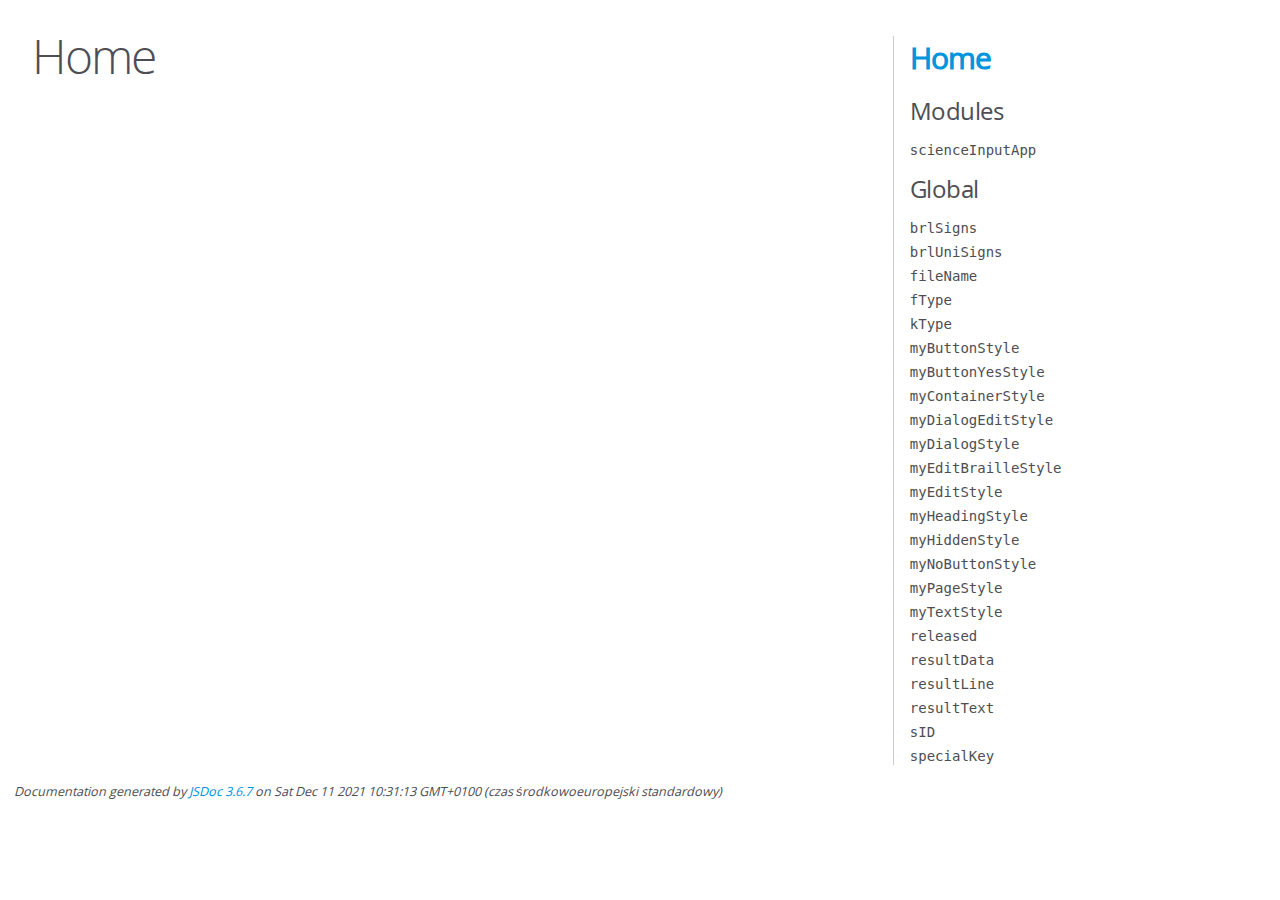
<file: documentation/index.html>
<!DOCTYPE html>
<html lang="en">
<head>
    <meta charset="utf-8">
    <title>JSDoc: Home</title>

    <script src="scripts/prettify/prettify.js"> </script>
    <script src="scripts/prettify/lang-css.js"> </script>
    <!--[if lt IE 9]>
      <script src="//html5shiv.googlecode.com/svn/trunk/html5.js"></script>
    <![endif]-->
    <link type="text/css" rel="stylesheet" href="styles/prettify-tomorrow.css">
    <link type="text/css" rel="stylesheet" href="styles/jsdoc-default.css">
</head>

<body>

<div id="main">

    <h1 class="page-title">Home</h1>

    



    


    <h3> </h3>










    









</div>

<nav>
    <h2><a href="index.html">Home</a></h2><h3>Modules</h3><ul><li><a href="module-scienceInputApp.html">scienceInputApp</a></li></ul><h3>Global</h3><ul><li><a href="global.html#brlSigns">brlSigns</a></li><li><a href="global.html#brlUniSigns">brlUniSigns</a></li><li><a href="global.html#fileName">fileName</a></li><li><a href="global.html#fType">fType</a></li><li><a href="global.html#kType">kType</a></li><li><a href="global.html#myButtonStyle">myButtonStyle</a></li><li><a href="global.html#myButtonYesStyle">myButtonYesStyle</a></li><li><a href="global.html#myContainerStyle">myContainerStyle</a></li><li><a href="global.html#myDialogEditStyle">myDialogEditStyle</a></li><li><a href="global.html#myDialogStyle">myDialogStyle</a></li><li><a href="global.html#myEditBrailleStyle">myEditBrailleStyle</a></li><li><a href="global.html#myEditStyle">myEditStyle</a></li><li><a href="global.html#myHeadingStyle">myHeadingStyle</a></li><li><a href="global.html#myHiddenStyle">myHiddenStyle</a></li><li><a href="global.html#myNoButtonStyle">myNoButtonStyle</a></li><li><a href="global.html#myPageStyle">myPageStyle</a></li><li><a href="global.html#myTextStyle">myTextStyle</a></li><li><a href="global.html#released">released</a></li><li><a href="global.html#resultData">resultData</a></li><li><a href="global.html#resultLine">resultLine</a></li><li><a href="global.html#resultText">resultText</a></li><li><a href="global.html#sID">sID</a></li><li><a href="global.html#specialKey">specialKey</a></li></ul>
</nav>

<br class="clear">

<footer>
    Documentation generated by <a href="https://github.com/jsdoc/jsdoc">JSDoc 3.6.7</a> on Sat Dec 11 2021 10:31:13 GMT+0100 (czas środkowoeuropejski standardowy)
</footer>

<script> prettyPrint(); </script>
<script src="scripts/linenumber.js"> </script>
</body>
</html>
</file>
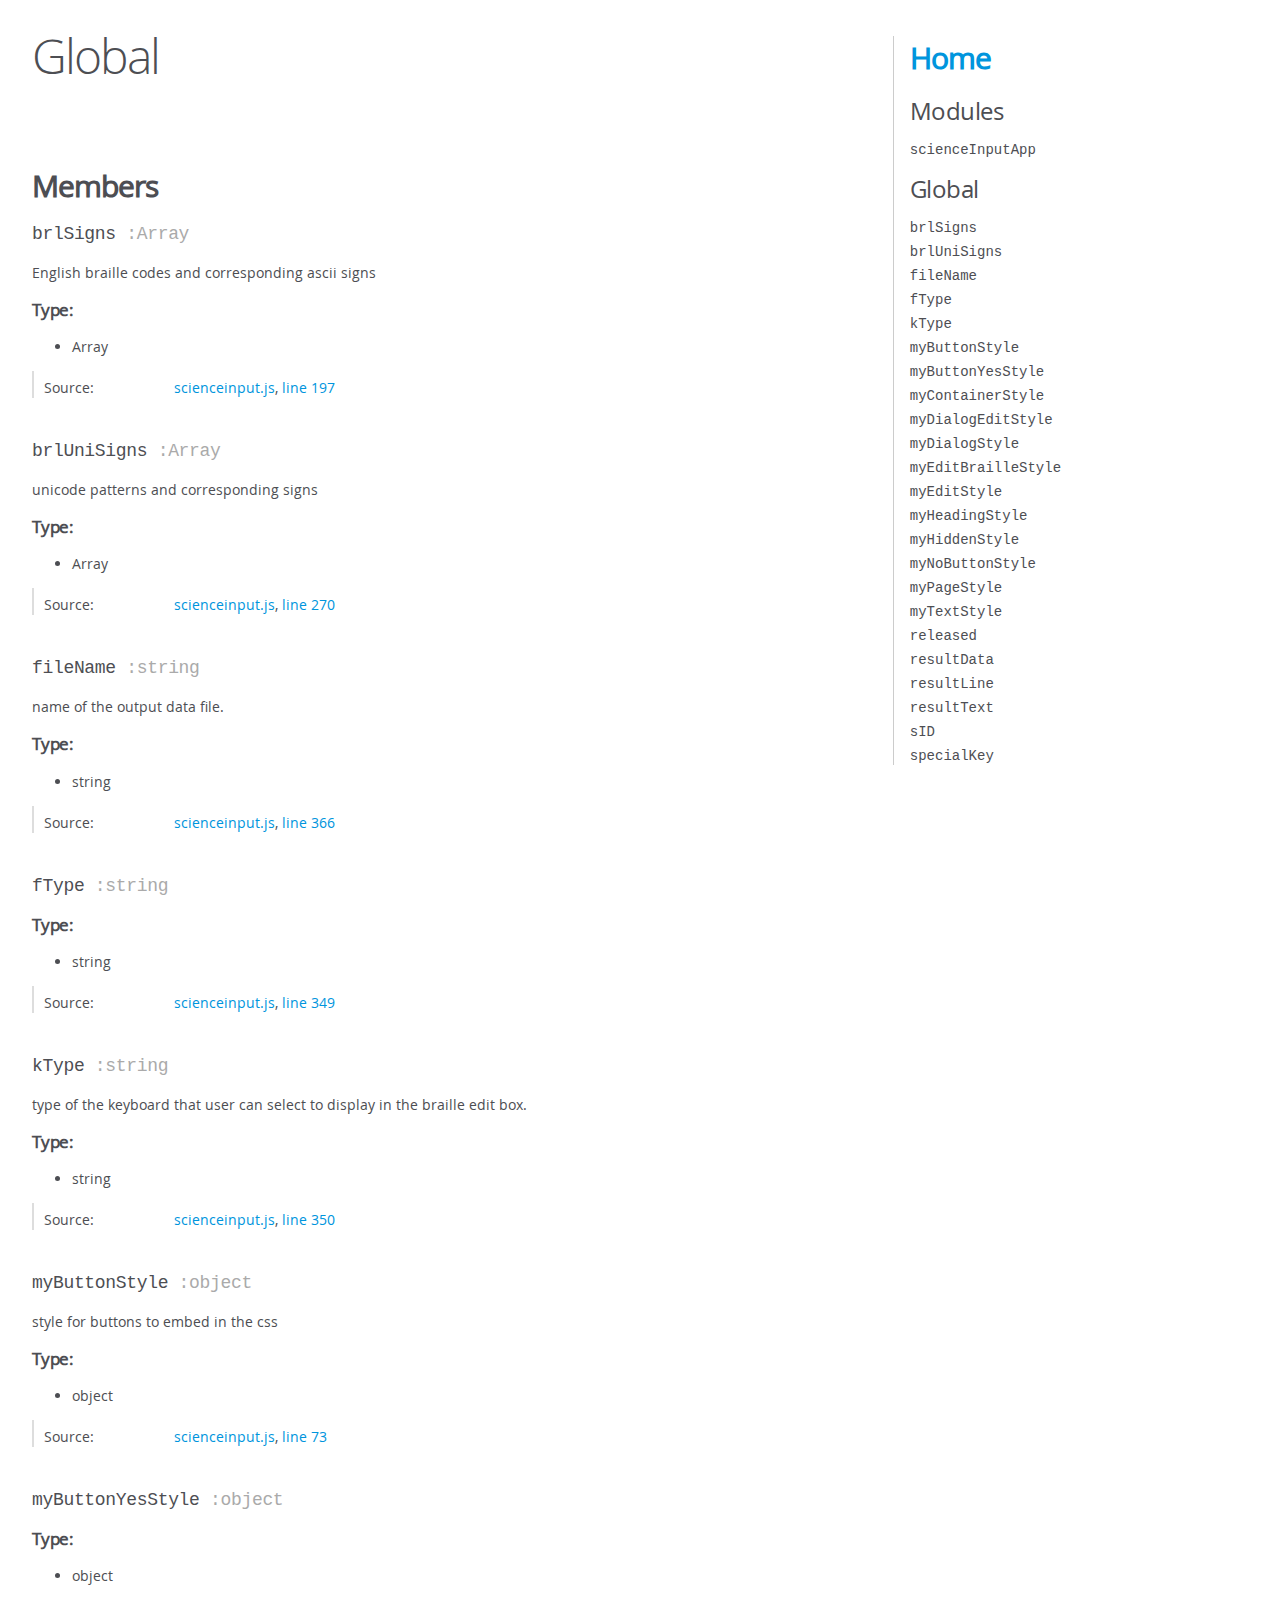
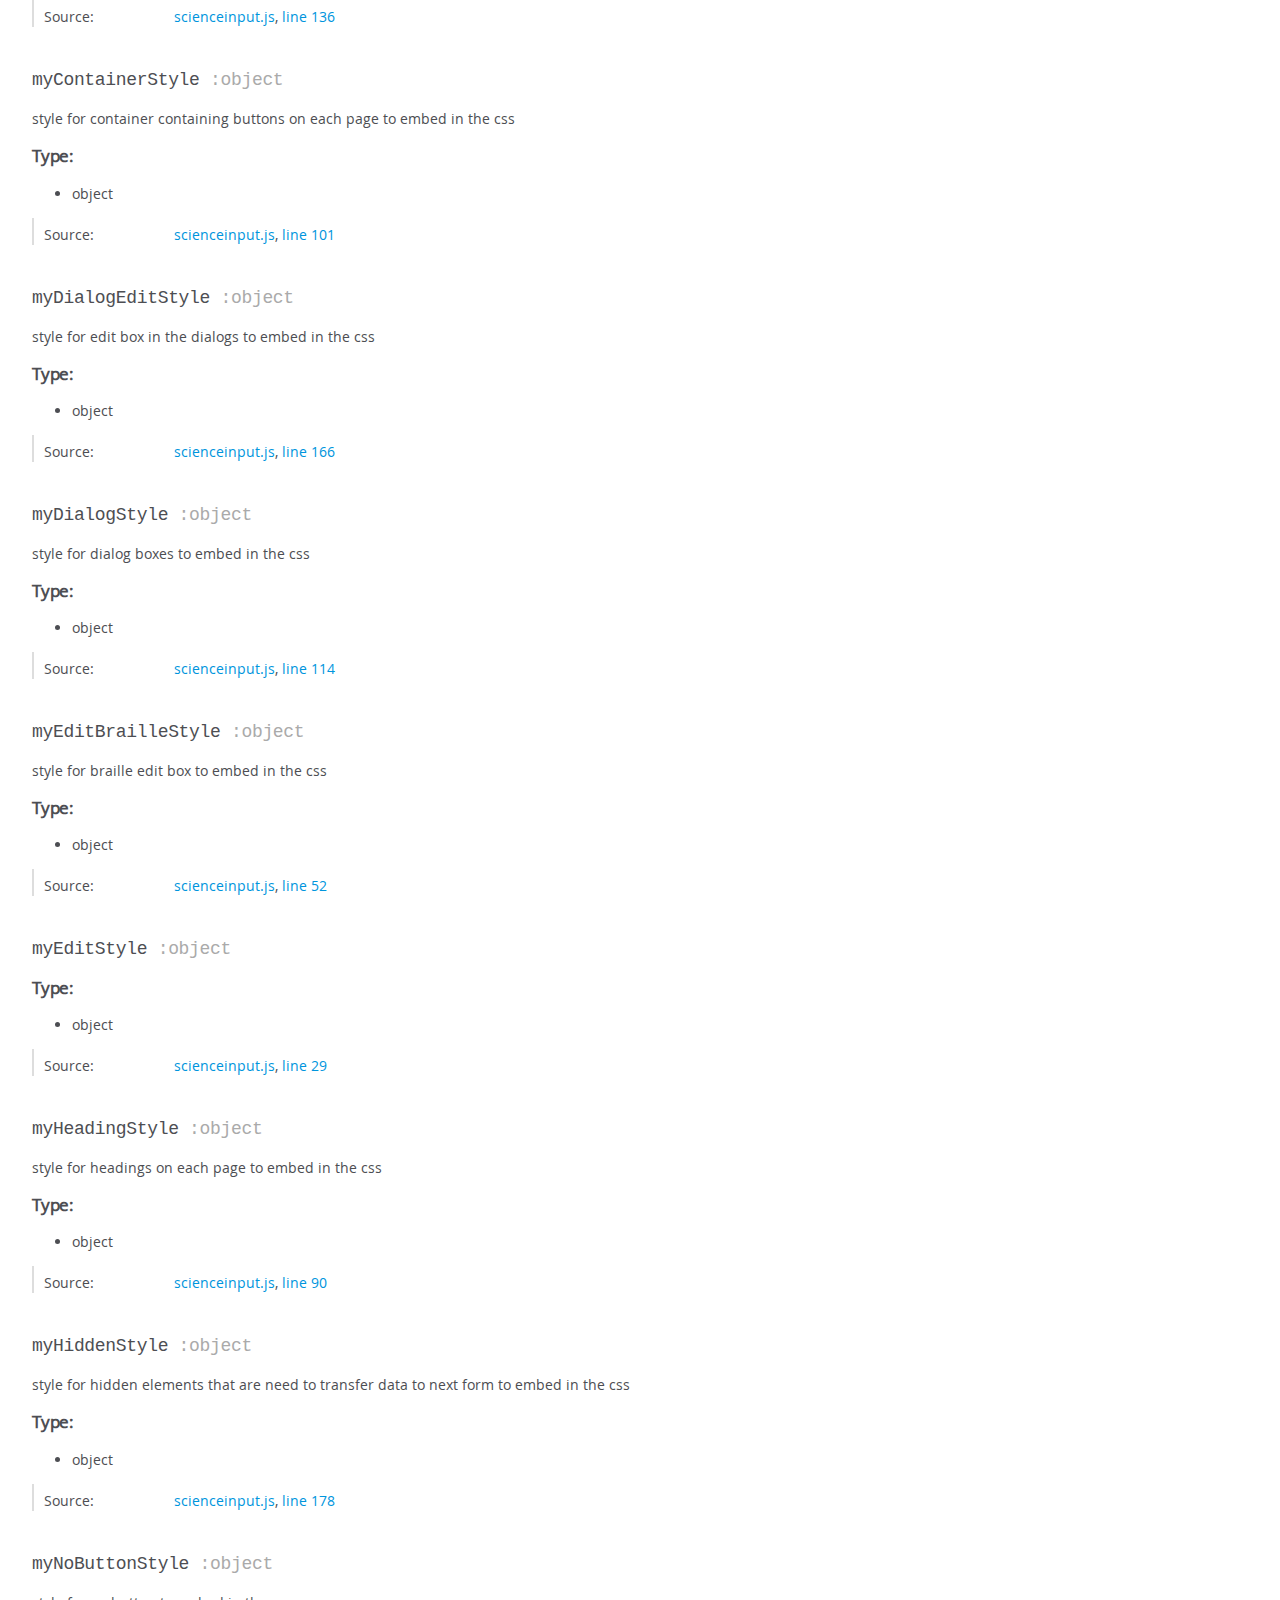
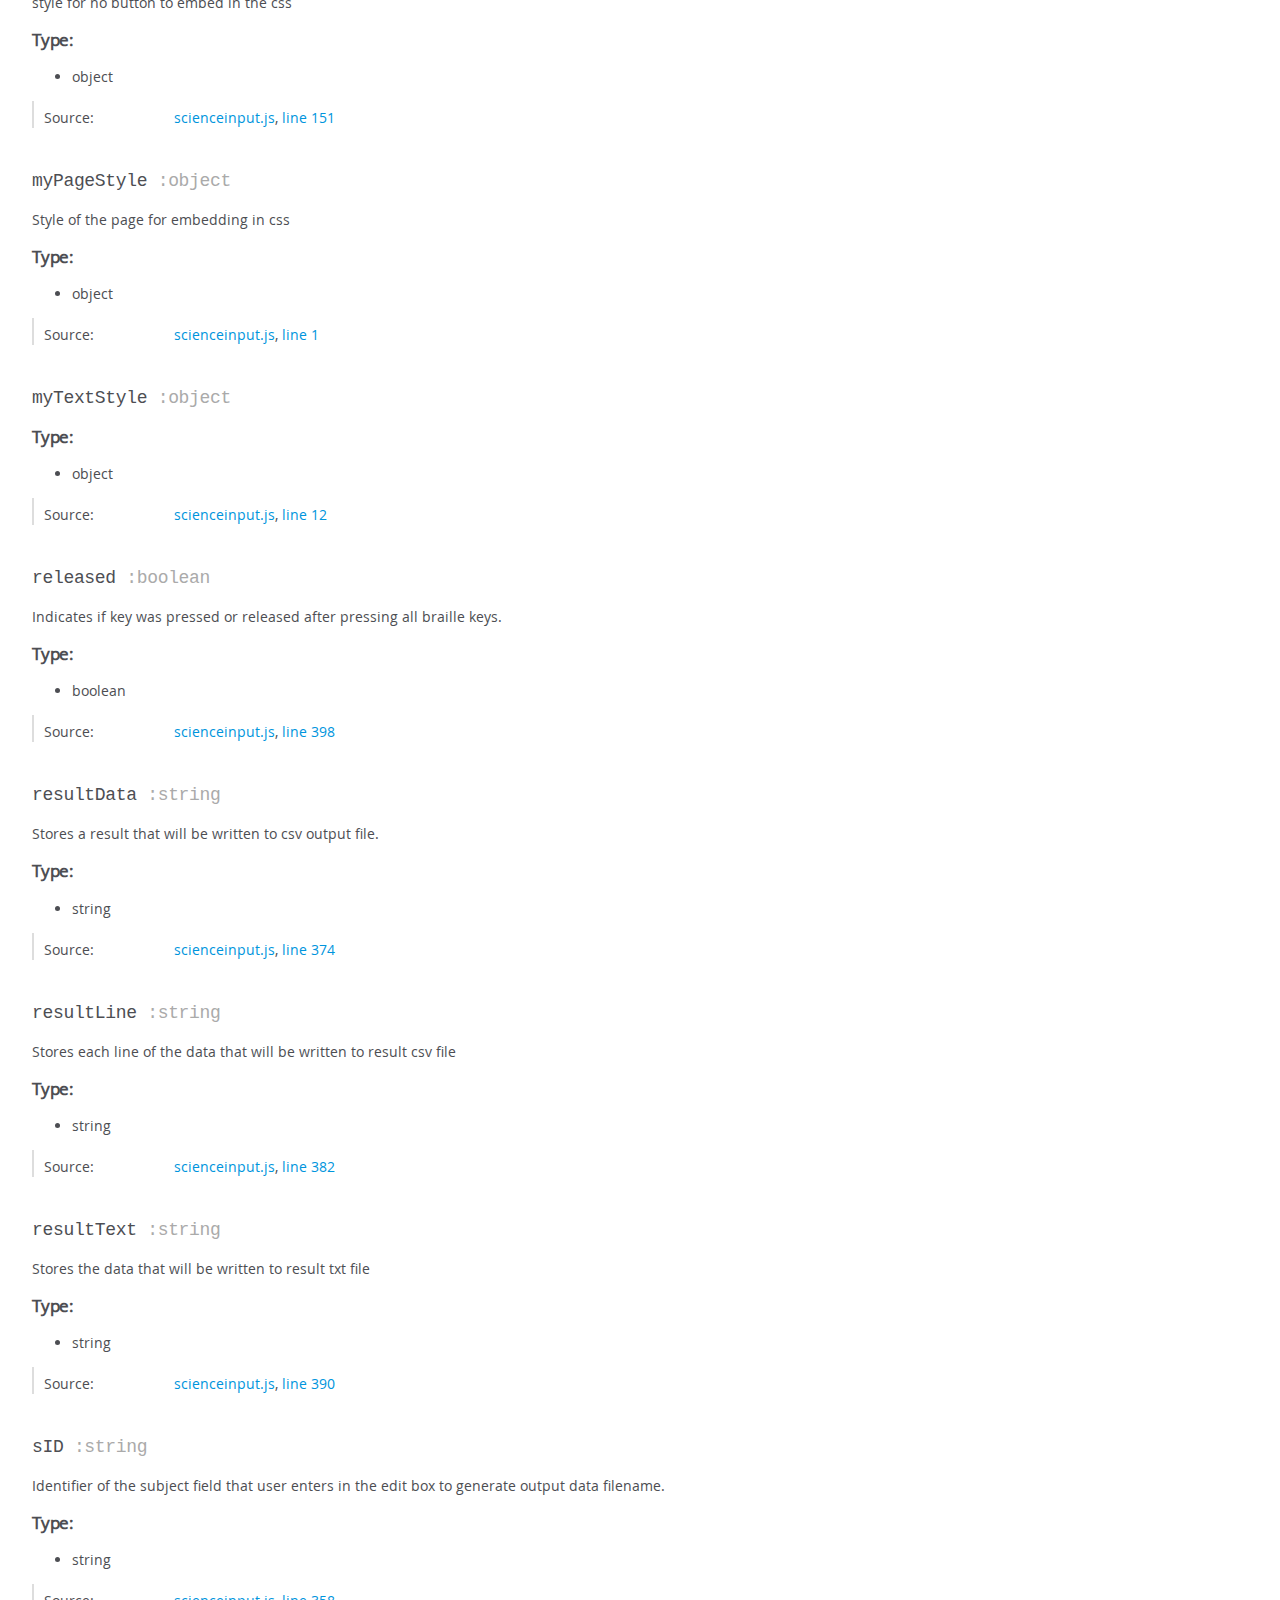
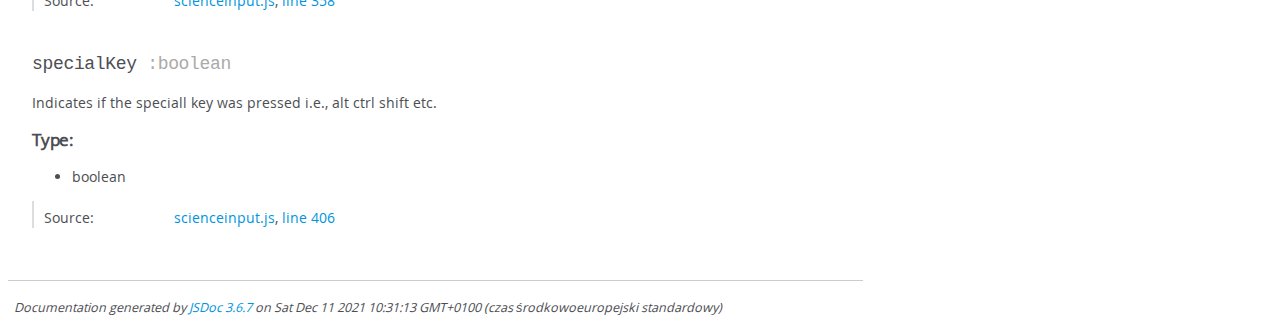
<file: documentation/global.html>
<!DOCTYPE html>
<html lang="en">
<head>
    <meta charset="utf-8">
    <title>JSDoc: Global</title>

    <script src="scripts/prettify/prettify.js"> </script>
    <script src="scripts/prettify/lang-css.js"> </script>
    <!--[if lt IE 9]>
      <script src="//html5shiv.googlecode.com/svn/trunk/html5.js"></script>
    <![endif]-->
    <link type="text/css" rel="stylesheet" href="styles/prettify-tomorrow.css">
    <link type="text/css" rel="stylesheet" href="styles/jsdoc-default.css">
</head>

<body>

<div id="main">

    <h1 class="page-title">Global</h1>

    




<section>

<header>
    
        <h2></h2>
        
    
</header>

<article>
    <div class="container-overview">
    
        

        


<dl class="details">

    

    

    

    

    

    

    

    

    

    

    

    

    

    

    

    
</dl>


        
    
    </div>

    

    

    

    

    

    

    
        <h3 class="subsection-title">Members</h3>

        
            
<h4 class="name" id="brlSigns"><span class="type-signature"></span>brlSigns<span class="type-signature"> :Array</span></h4>




<div class="description">
    English braille codes and corresponding ascii signs
</div>



    <h5>Type:</h5>
    <ul>
        <li>
            
<span class="param-type">Array</span>


        </li>
    </ul>





<dl class="details">

    

    

    

    

    

    

    

    

    

    

    

    

    
    <dt class="tag-source">Source:</dt>
    <dd class="tag-source"><ul class="dummy"><li>
        <a href="scienceinput.js.html">scienceinput.js</a>, <a href="scienceinput.js.html#line197">line 197</a>
    </li></ul></dd>
    

    

    

    
</dl>






        
            
<h4 class="name" id="brlUniSigns"><span class="type-signature"></span>brlUniSigns<span class="type-signature"> :Array</span></h4>




<div class="description">
    unicode patterns and corresponding signs
</div>



    <h5>Type:</h5>
    <ul>
        <li>
            
<span class="param-type">Array</span>


        </li>
    </ul>





<dl class="details">

    

    

    

    

    

    

    

    

    

    

    

    

    
    <dt class="tag-source">Source:</dt>
    <dd class="tag-source"><ul class="dummy"><li>
        <a href="scienceinput.js.html">scienceinput.js</a>, <a href="scienceinput.js.html#line270">line 270</a>
    </li></ul></dd>
    

    

    

    
</dl>






        
            
<h4 class="name" id="fileName"><span class="type-signature"></span>fileName<span class="type-signature"> :string</span></h4>




<div class="description">
    name of the output data file.
</div>



    <h5>Type:</h5>
    <ul>
        <li>
            
<span class="param-type">string</span>


        </li>
    </ul>





<dl class="details">

    

    

    

    

    

    

    

    

    

    

    

    

    
    <dt class="tag-source">Source:</dt>
    <dd class="tag-source"><ul class="dummy"><li>
        <a href="scienceinput.js.html">scienceinput.js</a>, <a href="scienceinput.js.html#line366">line 366</a>
    </li></ul></dd>
    

    

    

    
</dl>






        
            
<h4 class="name" id="fType"><span class="type-signature"></span>fType<span class="type-signature"> :string</span></h4>






    <h5>Type:</h5>
    <ul>
        <li>
            
<span class="param-type">string</span>


        </li>
    </ul>





<dl class="details">

    

    

    

    

    

    

    

    

    

    

    

    

    
    <dt class="tag-source">Source:</dt>
    <dd class="tag-source"><ul class="dummy"><li>
        <a href="scienceinput.js.html">scienceinput.js</a>, <a href="scienceinput.js.html#line349">line 349</a>
    </li></ul></dd>
    

    

    

    
</dl>






        
            
<h4 class="name" id="kType"><span class="type-signature"></span>kType<span class="type-signature"> :string</span></h4>




<div class="description">
    type of the keyboard  that user can select to display in the braille edit box.
</div>



    <h5>Type:</h5>
    <ul>
        <li>
            
<span class="param-type">string</span>


        </li>
    </ul>





<dl class="details">

    

    

    

    

    

    

    

    

    

    

    

    

    
    <dt class="tag-source">Source:</dt>
    <dd class="tag-source"><ul class="dummy"><li>
        <a href="scienceinput.js.html">scienceinput.js</a>, <a href="scienceinput.js.html#line350">line 350</a>
    </li></ul></dd>
    

    

    

    
</dl>






        
            
<h4 class="name" id="myButtonStyle"><span class="type-signature"></span>myButtonStyle<span class="type-signature"> :object</span></h4>




<div class="description">
    style for buttons to embed in the css
</div>



    <h5>Type:</h5>
    <ul>
        <li>
            
<span class="param-type">object</span>


        </li>
    </ul>





<dl class="details">

    

    

    

    

    

    

    

    

    

    

    

    

    
    <dt class="tag-source">Source:</dt>
    <dd class="tag-source"><ul class="dummy"><li>
        <a href="scienceinput.js.html">scienceinput.js</a>, <a href="scienceinput.js.html#line73">line 73</a>
    </li></ul></dd>
    

    

    

    
</dl>






        
            
<h4 class="name" id="myButtonYesStyle"><span class="type-signature"></span>myButtonYesStyle<span class="type-signature"> :object</span></h4>






    <h5>Type:</h5>
    <ul>
        <li>
            
<span class="param-type">object</span>


        </li>
    </ul>





<dl class="details">

    

    

    

    

    

    

    

    

    

    

    

    

    
    <dt class="tag-source">Source:</dt>
    <dd class="tag-source"><ul class="dummy"><li>
        <a href="scienceinput.js.html">scienceinput.js</a>, <a href="scienceinput.js.html#line136">line 136</a>
    </li></ul></dd>
    

    

    

    
</dl>






        
            
<h4 class="name" id="myContainerStyle"><span class="type-signature"></span>myContainerStyle<span class="type-signature"> :object</span></h4>




<div class="description">
    style for container containing buttons on each page to embed in the css
</div>



    <h5>Type:</h5>
    <ul>
        <li>
            
<span class="param-type">object</span>


        </li>
    </ul>





<dl class="details">

    

    

    

    

    

    

    

    

    

    

    

    

    
    <dt class="tag-source">Source:</dt>
    <dd class="tag-source"><ul class="dummy"><li>
        <a href="scienceinput.js.html">scienceinput.js</a>, <a href="scienceinput.js.html#line101">line 101</a>
    </li></ul></dd>
    

    

    

    
</dl>






        
            
<h4 class="name" id="myDialogEditStyle"><span class="type-signature"></span>myDialogEditStyle<span class="type-signature"> :object</span></h4>




<div class="description">
    style for edit box in the dialogs to embed in the css
</div>



    <h5>Type:</h5>
    <ul>
        <li>
            
<span class="param-type">object</span>


        </li>
    </ul>





<dl class="details">

    

    

    

    

    

    

    

    

    

    

    

    

    
    <dt class="tag-source">Source:</dt>
    <dd class="tag-source"><ul class="dummy"><li>
        <a href="scienceinput.js.html">scienceinput.js</a>, <a href="scienceinput.js.html#line166">line 166</a>
    </li></ul></dd>
    

    

    

    
</dl>






        
            
<h4 class="name" id="myDialogStyle"><span class="type-signature"></span>myDialogStyle<span class="type-signature"> :object</span></h4>




<div class="description">
    style for dialog boxes  to embed in the css
</div>



    <h5>Type:</h5>
    <ul>
        <li>
            
<span class="param-type">object</span>


        </li>
    </ul>





<dl class="details">

    

    

    

    

    

    

    

    

    

    

    

    

    
    <dt class="tag-source">Source:</dt>
    <dd class="tag-source"><ul class="dummy"><li>
        <a href="scienceinput.js.html">scienceinput.js</a>, <a href="scienceinput.js.html#line114">line 114</a>
    </li></ul></dd>
    

    

    

    
</dl>






        
            
<h4 class="name" id="myEditBrailleStyle"><span class="type-signature"></span>myEditBrailleStyle<span class="type-signature"> :object</span></h4>




<div class="description">
    style for braille edit box to embed in the css
</div>



    <h5>Type:</h5>
    <ul>
        <li>
            
<span class="param-type">object</span>


        </li>
    </ul>





<dl class="details">

    

    

    

    

    

    

    

    

    

    

    

    

    
    <dt class="tag-source">Source:</dt>
    <dd class="tag-source"><ul class="dummy"><li>
        <a href="scienceinput.js.html">scienceinput.js</a>, <a href="scienceinput.js.html#line52">line 52</a>
    </li></ul></dd>
    

    

    

    
</dl>






        
            
<h4 class="name" id="myEditStyle"><span class="type-signature"></span>myEditStyle<span class="type-signature"> :object</span></h4>






    <h5>Type:</h5>
    <ul>
        <li>
            
<span class="param-type">object</span>


        </li>
    </ul>





<dl class="details">

    

    

    

    

    

    

    

    

    

    

    

    

    
    <dt class="tag-source">Source:</dt>
    <dd class="tag-source"><ul class="dummy"><li>
        <a href="scienceinput.js.html">scienceinput.js</a>, <a href="scienceinput.js.html#line29">line 29</a>
    </li></ul></dd>
    

    

    

    
</dl>






        
            
<h4 class="name" id="myHeadingStyle"><span class="type-signature"></span>myHeadingStyle<span class="type-signature"> :object</span></h4>




<div class="description">
    style for headings on each page  to embed in the css
</div>



    <h5>Type:</h5>
    <ul>
        <li>
            
<span class="param-type">object</span>


        </li>
    </ul>





<dl class="details">

    

    

    

    

    

    

    

    

    

    

    

    

    
    <dt class="tag-source">Source:</dt>
    <dd class="tag-source"><ul class="dummy"><li>
        <a href="scienceinput.js.html">scienceinput.js</a>, <a href="scienceinput.js.html#line90">line 90</a>
    </li></ul></dd>
    

    

    

    
</dl>






        
            
<h4 class="name" id="myHiddenStyle"><span class="type-signature"></span>myHiddenStyle<span class="type-signature"> :object</span></h4>




<div class="description">
    style for hidden elements that are need to transfer data to next form to embed in the css
</div>



    <h5>Type:</h5>
    <ul>
        <li>
            
<span class="param-type">object</span>


        </li>
    </ul>





<dl class="details">

    

    

    

    

    

    

    

    

    

    

    

    

    
    <dt class="tag-source">Source:</dt>
    <dd class="tag-source"><ul class="dummy"><li>
        <a href="scienceinput.js.html">scienceinput.js</a>, <a href="scienceinput.js.html#line178">line 178</a>
    </li></ul></dd>
    

    

    

    
</dl>






        
            
<h4 class="name" id="myNoButtonStyle"><span class="type-signature"></span>myNoButtonStyle<span class="type-signature"> :object</span></h4>




<div class="description">
    style for no button to embed in the css
</div>



    <h5>Type:</h5>
    <ul>
        <li>
            
<span class="param-type">object</span>


        </li>
    </ul>





<dl class="details">

    

    

    

    

    

    

    

    

    

    

    

    

    
    <dt class="tag-source">Source:</dt>
    <dd class="tag-source"><ul class="dummy"><li>
        <a href="scienceinput.js.html">scienceinput.js</a>, <a href="scienceinput.js.html#line151">line 151</a>
    </li></ul></dd>
    

    

    

    
</dl>






        
            
<h4 class="name" id="myPageStyle"><span class="type-signature"></span>myPageStyle<span class="type-signature"> :object</span></h4>




<div class="description">
    Style of the page for embedding in css
</div>



    <h5>Type:</h5>
    <ul>
        <li>
            
<span class="param-type">object</span>


        </li>
    </ul>





<dl class="details">

    

    

    

    

    

    

    

    

    

    

    

    

    
    <dt class="tag-source">Source:</dt>
    <dd class="tag-source"><ul class="dummy"><li>
        <a href="scienceinput.js.html">scienceinput.js</a>, <a href="scienceinput.js.html#line1">line 1</a>
    </li></ul></dd>
    

    

    

    
</dl>






        
            
<h4 class="name" id="myTextStyle"><span class="type-signature"></span>myTextStyle<span class="type-signature"> :object</span></h4>






    <h5>Type:</h5>
    <ul>
        <li>
            
<span class="param-type">object</span>


        </li>
    </ul>





<dl class="details">

    

    

    

    

    

    

    

    

    

    

    

    

    
    <dt class="tag-source">Source:</dt>
    <dd class="tag-source"><ul class="dummy"><li>
        <a href="scienceinput.js.html">scienceinput.js</a>, <a href="scienceinput.js.html#line12">line 12</a>
    </li></ul></dd>
    

    

    

    
</dl>






        
            
<h4 class="name" id="released"><span class="type-signature"></span>released<span class="type-signature"> :boolean</span></h4>




<div class="description">
    Indicates if key was pressed or released after pressing all braille keys.
</div>



    <h5>Type:</h5>
    <ul>
        <li>
            
<span class="param-type">boolean</span>


        </li>
    </ul>





<dl class="details">

    

    

    

    

    

    

    

    

    

    

    

    

    
    <dt class="tag-source">Source:</dt>
    <dd class="tag-source"><ul class="dummy"><li>
        <a href="scienceinput.js.html">scienceinput.js</a>, <a href="scienceinput.js.html#line398">line 398</a>
    </li></ul></dd>
    

    

    

    
</dl>






        
            
<h4 class="name" id="resultData"><span class="type-signature"></span>resultData<span class="type-signature"> :string</span></h4>




<div class="description">
    Stores a result that will be written to csv output file.
</div>



    <h5>Type:</h5>
    <ul>
        <li>
            
<span class="param-type">string</span>


        </li>
    </ul>





<dl class="details">

    

    

    

    

    

    

    

    

    

    

    

    

    
    <dt class="tag-source">Source:</dt>
    <dd class="tag-source"><ul class="dummy"><li>
        <a href="scienceinput.js.html">scienceinput.js</a>, <a href="scienceinput.js.html#line374">line 374</a>
    </li></ul></dd>
    

    

    

    
</dl>






        
            
<h4 class="name" id="resultLine"><span class="type-signature"></span>resultLine<span class="type-signature"> :string</span></h4>




<div class="description">
    Stores each line of the data that will be written to result csv file
</div>



    <h5>Type:</h5>
    <ul>
        <li>
            
<span class="param-type">string</span>


        </li>
    </ul>





<dl class="details">

    

    

    

    

    

    

    

    

    

    

    

    

    
    <dt class="tag-source">Source:</dt>
    <dd class="tag-source"><ul class="dummy"><li>
        <a href="scienceinput.js.html">scienceinput.js</a>, <a href="scienceinput.js.html#line382">line 382</a>
    </li></ul></dd>
    

    

    

    
</dl>






        
            
<h4 class="name" id="resultText"><span class="type-signature"></span>resultText<span class="type-signature"> :string</span></h4>




<div class="description">
    Stores  the data that will be written to result txt  file
</div>



    <h5>Type:</h5>
    <ul>
        <li>
            
<span class="param-type">string</span>


        </li>
    </ul>





<dl class="details">

    

    

    

    

    

    

    

    

    

    

    

    

    
    <dt class="tag-source">Source:</dt>
    <dd class="tag-source"><ul class="dummy"><li>
        <a href="scienceinput.js.html">scienceinput.js</a>, <a href="scienceinput.js.html#line390">line 390</a>
    </li></ul></dd>
    

    

    

    
</dl>






        
            
<h4 class="name" id="sID"><span class="type-signature"></span>sID<span class="type-signature"> :string</span></h4>




<div class="description">
    Identifier of the subject field that user enters in the edit box to generate output data filename.
</div>



    <h5>Type:</h5>
    <ul>
        <li>
            
<span class="param-type">string</span>


        </li>
    </ul>





<dl class="details">

    

    

    

    

    

    

    

    

    

    

    

    

    
    <dt class="tag-source">Source:</dt>
    <dd class="tag-source"><ul class="dummy"><li>
        <a href="scienceinput.js.html">scienceinput.js</a>, <a href="scienceinput.js.html#line358">line 358</a>
    </li></ul></dd>
    

    

    

    
</dl>






        
            
<h4 class="name" id="specialKey"><span class="type-signature"></span>specialKey<span class="type-signature"> :boolean</span></h4>




<div class="description">
    Indicates if the speciall key was pressed i.e., alt ctrl shift etc.
</div>



    <h5>Type:</h5>
    <ul>
        <li>
            
<span class="param-type">boolean</span>


        </li>
    </ul>





<dl class="details">

    

    

    

    

    

    

    

    

    

    

    

    

    
    <dt class="tag-source">Source:</dt>
    <dd class="tag-source"><ul class="dummy"><li>
        <a href="scienceinput.js.html">scienceinput.js</a>, <a href="scienceinput.js.html#line406">line 406</a>
    </li></ul></dd>
    

    

    

    
</dl>






        
    

    

    

    
</article>

</section>




</div>

<nav>
    <h2><a href="index.html">Home</a></h2><h3>Modules</h3><ul><li><a href="module-scienceInputApp.html">scienceInputApp</a></li></ul><h3>Global</h3><ul><li><a href="global.html#brlSigns">brlSigns</a></li><li><a href="global.html#brlUniSigns">brlUniSigns</a></li><li><a href="global.html#fileName">fileName</a></li><li><a href="global.html#fType">fType</a></li><li><a href="global.html#kType">kType</a></li><li><a href="global.html#myButtonStyle">myButtonStyle</a></li><li><a href="global.html#myButtonYesStyle">myButtonYesStyle</a></li><li><a href="global.html#myContainerStyle">myContainerStyle</a></li><li><a href="global.html#myDialogEditStyle">myDialogEditStyle</a></li><li><a href="global.html#myDialogStyle">myDialogStyle</a></li><li><a href="global.html#myEditBrailleStyle">myEditBrailleStyle</a></li><li><a href="global.html#myEditStyle">myEditStyle</a></li><li><a href="global.html#myHeadingStyle">myHeadingStyle</a></li><li><a href="global.html#myHiddenStyle">myHiddenStyle</a></li><li><a href="global.html#myNoButtonStyle">myNoButtonStyle</a></li><li><a href="global.html#myPageStyle">myPageStyle</a></li><li><a href="global.html#myTextStyle">myTextStyle</a></li><li><a href="global.html#released">released</a></li><li><a href="global.html#resultData">resultData</a></li><li><a href="global.html#resultLine">resultLine</a></li><li><a href="global.html#resultText">resultText</a></li><li><a href="global.html#sID">sID</a></li><li><a href="global.html#specialKey">specialKey</a></li></ul>
</nav>

<br class="clear">

<footer>
    Documentation generated by <a href="https://github.com/jsdoc/jsdoc">JSDoc 3.6.7</a> on Sat Dec 11 2021 10:31:13 GMT+0100 (czas środkowoeuropejski standardowy)
</footer>

<script> prettyPrint(); </script>
<script src="scripts/linenumber.js"> </script>
</body>
</html>
</file>
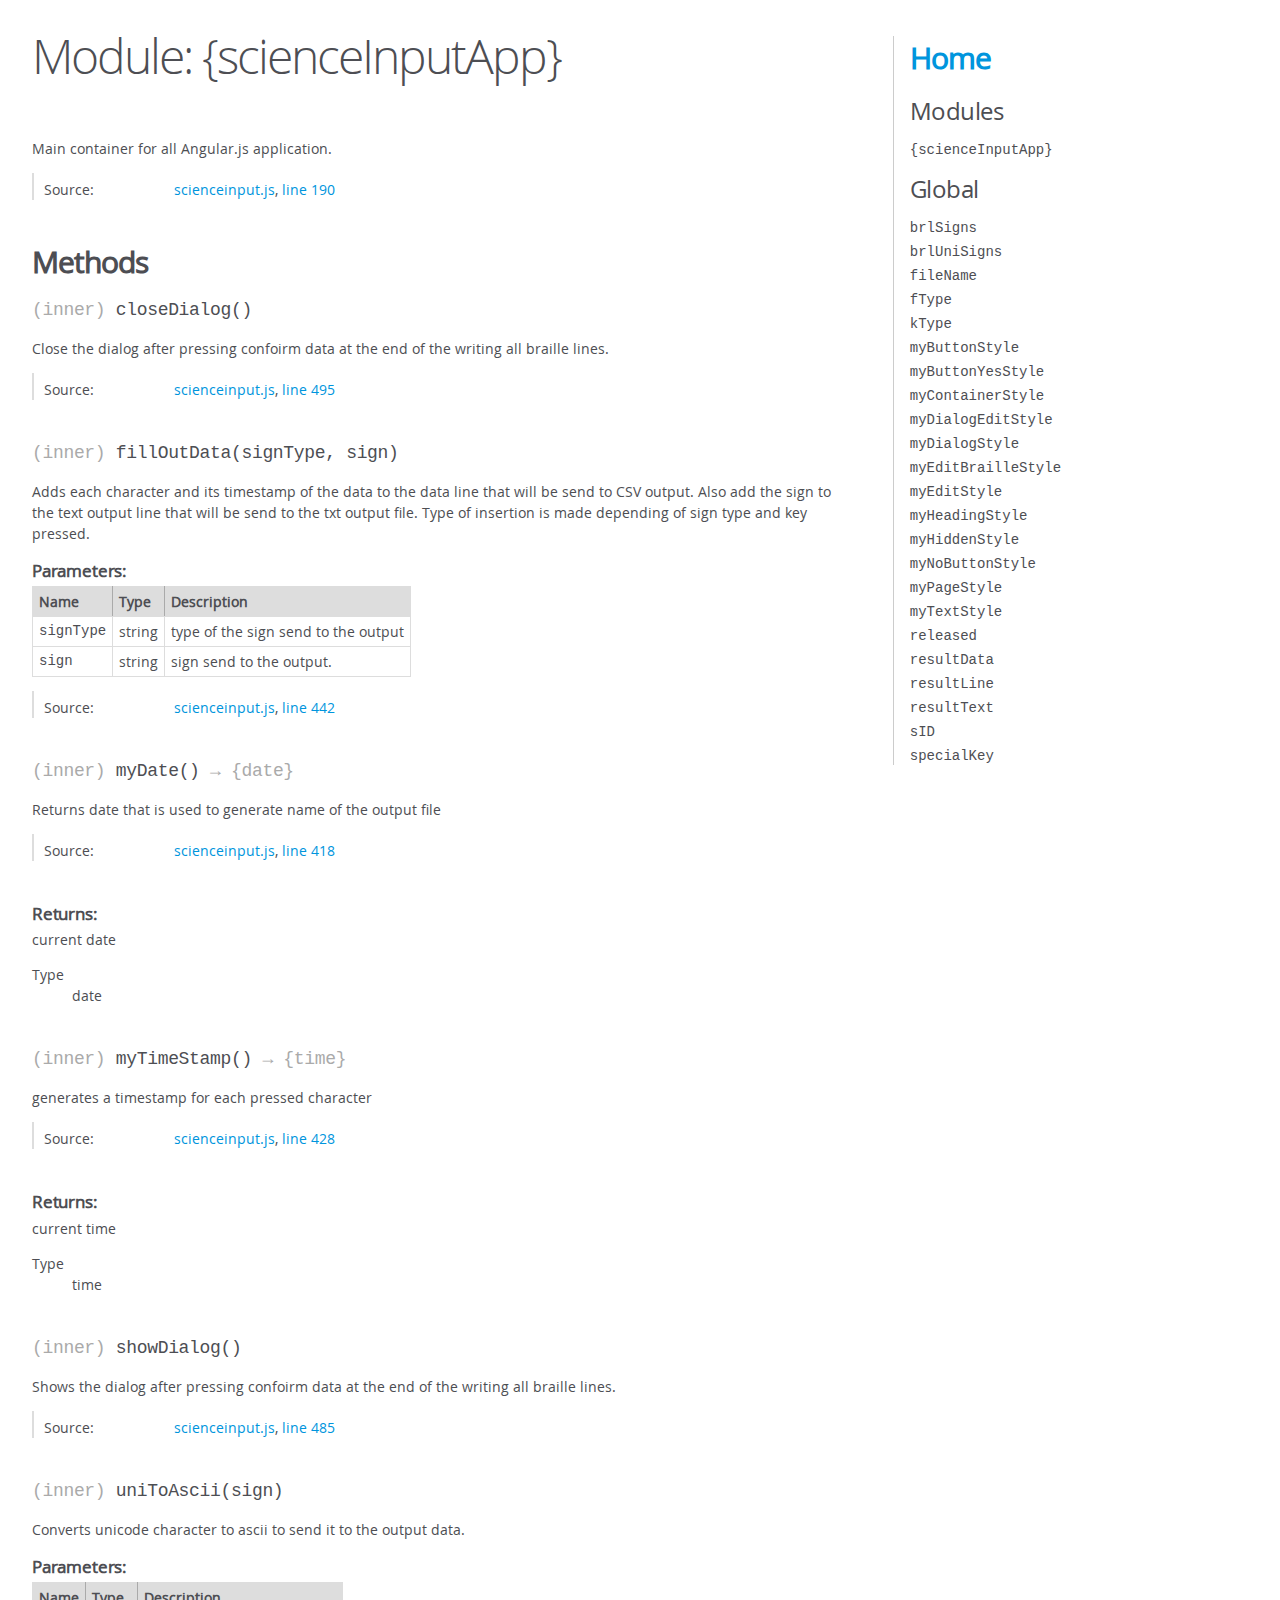
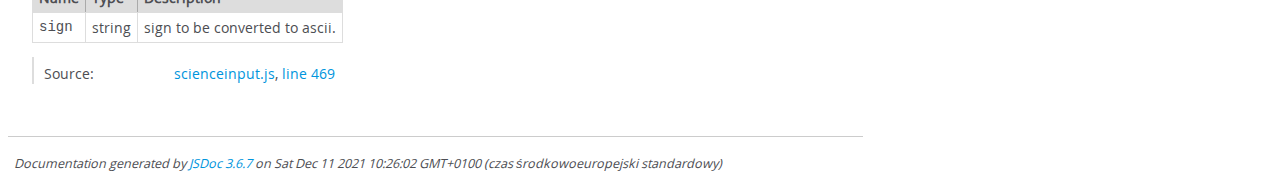
<file: documentation/module-%7BscienceInputApp%7D.html>
<!DOCTYPE html>
<html lang="en">
<head>
    <meta charset="utf-8">
    <title>JSDoc: Module: {scienceInputApp}</title>

    <script src="scripts/prettify/prettify.js"> </script>
    <script src="scripts/prettify/lang-css.js"> </script>
    <!--[if lt IE 9]>
      <script src="//html5shiv.googlecode.com/svn/trunk/html5.js"></script>
    <![endif]-->
    <link type="text/css" rel="stylesheet" href="styles/prettify-tomorrow.css">
    <link type="text/css" rel="stylesheet" href="styles/jsdoc-default.css">
</head>

<body>

<div id="main">

    <h1 class="page-title">Module: {scienceInputApp}</h1>

    




<section>

<header>
    
        
            
        
    
</header>

<article>
    <div class="container-overview">
    
        
            <div class="description">Main container for all Angular.js application.</div>
        

        
            















<dl class="details">

    

    

    

    

    

    

    

    

    

    

    

    

    
    <dt class="tag-source">Source:</dt>
    <dd class="tag-source"><ul class="dummy"><li>
        <a href="scienceinput.js.html">scienceinput.js</a>, <a href="scienceinput.js.html#line190">line 190</a>
    </li></ul></dd>
    

    

    

    
</dl>




















        
    
    </div>

    

    

    

    

    

    

    

    
        <h3 class="subsection-title">Methods</h3>

        
            

    

    
    <h4 class="name" id="~closeDialog"><span class="type-signature">(inner) </span>closeDialog<span class="signature">()</span><span class="type-signature"></span></h4>
    

    



<div class="description">
    Close the dialog after pressing confoirm data at the end of the writing all braille lines.
</div>













<dl class="details">

    

    

    

    

    

    

    

    

    

    

    

    

    
    <dt class="tag-source">Source:</dt>
    <dd class="tag-source"><ul class="dummy"><li>
        <a href="scienceinput.js.html">scienceinput.js</a>, <a href="scienceinput.js.html#line495">line 495</a>
    </li></ul></dd>
    

    

    

    
</dl>




















        
            

    

    
    <h4 class="name" id="~fillOutData"><span class="type-signature">(inner) </span>fillOutData<span class="signature">(signType, sign)</span><span class="type-signature"></span></h4>
    

    



<div class="description">
    Adds each character and its timestamp  of the data to the data line that will be send to CSV output. Also add the sign to the text output line that will be send to the txt output file. Type of insertion  is made depending of sign type and key pressed.
</div>









    <h5>Parameters:</h5>
    

<table class="params">
    <thead>
    <tr>
        
        <th>Name</th>
        

        <th>Type</th>

        

        

        <th class="last">Description</th>
    </tr>
    </thead>

    <tbody>
    

        <tr>
            
                <td class="name"><code>signType</code></td>
            

            <td class="type">
            
                
<span class="param-type">string</span>


            
            </td>

            

            

            <td class="description last">type of the sign send to the output</td>
        </tr>

    

        <tr>
            
                <td class="name"><code>sign</code></td>
            

            <td class="type">
            
                
<span class="param-type">string</span>


            
            </td>

            

            

            <td class="description last">sign send to the output.</td>
        </tr>

    
    </tbody>
</table>






<dl class="details">

    

    

    

    

    

    

    

    

    

    

    

    

    
    <dt class="tag-source">Source:</dt>
    <dd class="tag-source"><ul class="dummy"><li>
        <a href="scienceinput.js.html">scienceinput.js</a>, <a href="scienceinput.js.html#line442">line 442</a>
    </li></ul></dd>
    

    

    

    
</dl>




















        
            

    

    
    <h4 class="name" id="~myDate"><span class="type-signature">(inner) </span>myDate<span class="signature">()</span><span class="type-signature"> &rarr; {date}</span></h4>
    

    



<div class="description">
    Returns date that is used to generate name of the output file
</div>













<dl class="details">

    

    

    

    

    

    

    

    

    

    

    

    

    
    <dt class="tag-source">Source:</dt>
    <dd class="tag-source"><ul class="dummy"><li>
        <a href="scienceinput.js.html">scienceinput.js</a>, <a href="scienceinput.js.html#line418">line 418</a>
    </li></ul></dd>
    

    

    

    
</dl>















<h5>Returns:</h5>

        
<div class="param-desc">
    current date
</div>



<dl>
    <dt>
        Type
    </dt>
    <dd>
        
<span class="param-type">date</span>


    </dd>
</dl>

    





        
            

    

    
    <h4 class="name" id="~myTimeStamp"><span class="type-signature">(inner) </span>myTimeStamp<span class="signature">()</span><span class="type-signature"> &rarr; {time}</span></h4>
    

    



<div class="description">
    generates a timestamp for each pressed character
</div>













<dl class="details">

    

    

    

    

    

    

    

    

    

    

    

    

    
    <dt class="tag-source">Source:</dt>
    <dd class="tag-source"><ul class="dummy"><li>
        <a href="scienceinput.js.html">scienceinput.js</a>, <a href="scienceinput.js.html#line428">line 428</a>
    </li></ul></dd>
    

    

    

    
</dl>















<h5>Returns:</h5>

        
<div class="param-desc">
    current time
</div>



<dl>
    <dt>
        Type
    </dt>
    <dd>
        
<span class="param-type">time</span>


    </dd>
</dl>

    





        
            

    

    
    <h4 class="name" id="~showDialog"><span class="type-signature">(inner) </span>showDialog<span class="signature">()</span><span class="type-signature"></span></h4>
    

    



<div class="description">
    Shows the dialog after pressing confoirm data at the end of the writing all braille lines.
</div>













<dl class="details">

    

    

    

    

    

    

    

    

    

    

    

    

    
    <dt class="tag-source">Source:</dt>
    <dd class="tag-source"><ul class="dummy"><li>
        <a href="scienceinput.js.html">scienceinput.js</a>, <a href="scienceinput.js.html#line485">line 485</a>
    </li></ul></dd>
    

    

    

    
</dl>




















        
            

    

    
    <h4 class="name" id="~uniToAscii"><span class="type-signature">(inner) </span>uniToAscii<span class="signature">(sign)</span><span class="type-signature"></span></h4>
    

    



<div class="description">
    Converts unicode character to ascii to send it to the output data.
</div>









    <h5>Parameters:</h5>
    

<table class="params">
    <thead>
    <tr>
        
        <th>Name</th>
        

        <th>Type</th>

        

        

        <th class="last">Description</th>
    </tr>
    </thead>

    <tbody>
    

        <tr>
            
                <td class="name"><code>sign</code></td>
            

            <td class="type">
            
                
<span class="param-type">string</span>


            
            </td>

            

            

            <td class="description last">sign to be converted to ascii.</td>
        </tr>

    
    </tbody>
</table>






<dl class="details">

    

    

    

    

    

    

    

    

    

    

    

    

    
    <dt class="tag-source">Source:</dt>
    <dd class="tag-source"><ul class="dummy"><li>
        <a href="scienceinput.js.html">scienceinput.js</a>, <a href="scienceinput.js.html#line469">line 469</a>
    </li></ul></dd>
    

    

    

    
</dl>




















        
    

    

    
</article>

</section>




</div>

<nav>
    <h2><a href="index.html">Home</a></h2><h3>Modules</h3><ul><li><a href="module-%257BscienceInputApp%257D.html">{scienceInputApp}</a></li></ul><h3>Global</h3><ul><li><a href="global.html#brlSigns">brlSigns</a></li><li><a href="global.html#brlUniSigns">brlUniSigns</a></li><li><a href="global.html#fileName">fileName</a></li><li><a href="global.html#fType">fType</a></li><li><a href="global.html#kType">kType</a></li><li><a href="global.html#myButtonStyle">myButtonStyle</a></li><li><a href="global.html#myButtonYesStyle">myButtonYesStyle</a></li><li><a href="global.html#myContainerStyle">myContainerStyle</a></li><li><a href="global.html#myDialogEditStyle">myDialogEditStyle</a></li><li><a href="global.html#myDialogStyle">myDialogStyle</a></li><li><a href="global.html#myEditBrailleStyle">myEditBrailleStyle</a></li><li><a href="global.html#myEditStyle">myEditStyle</a></li><li><a href="global.html#myHeadingStyle">myHeadingStyle</a></li><li><a href="global.html#myHiddenStyle">myHiddenStyle</a></li><li><a href="global.html#myNoButtonStyle">myNoButtonStyle</a></li><li><a href="global.html#myPageStyle">myPageStyle</a></li><li><a href="global.html#myTextStyle">myTextStyle</a></li><li><a href="global.html#released">released</a></li><li><a href="global.html#resultData">resultData</a></li><li><a href="global.html#resultLine">resultLine</a></li><li><a href="global.html#resultText">resultText</a></li><li><a href="global.html#sID">sID</a></li><li><a href="global.html#specialKey">specialKey</a></li></ul>
</nav>

<br class="clear">

<footer>
    Documentation generated by <a href="https://github.com/jsdoc/jsdoc">JSDoc 3.6.7</a> on Sat Dec 11 2021 10:26:02 GMT+0100 (czas środkowoeuropejski standardowy)
</footer>

<script> prettyPrint(); </script>
<script src="scripts/linenumber.js"> </script>
</body>
</html>
</file>
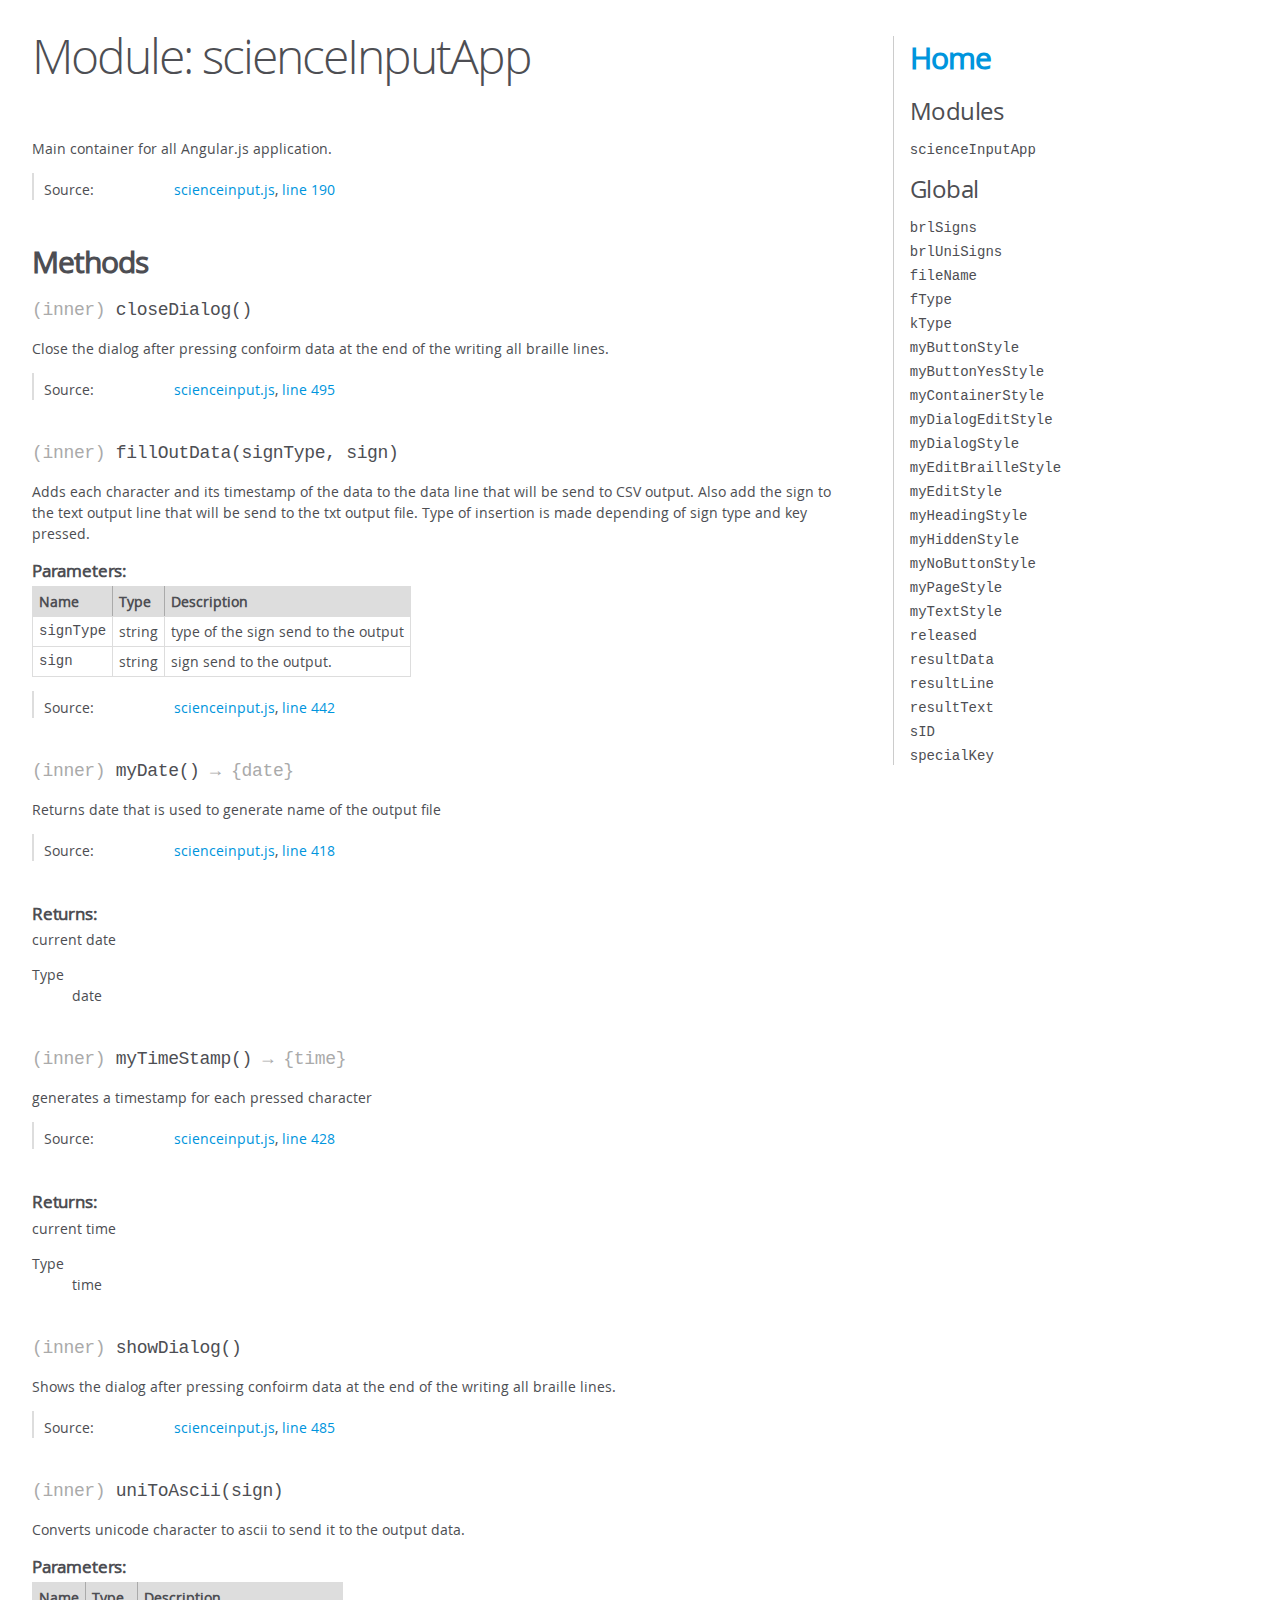
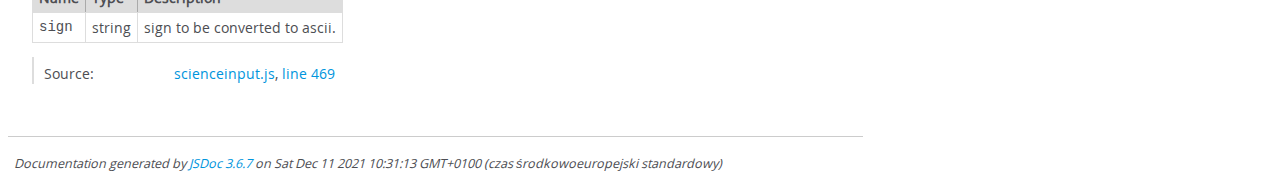
<file: documentation/module-scienceInputApp.html>
<!DOCTYPE html>
<html lang="en">
<head>
    <meta charset="utf-8">
    <title>JSDoc: Module: scienceInputApp</title>

    <script src="scripts/prettify/prettify.js"> </script>
    <script src="scripts/prettify/lang-css.js"> </script>
    <!--[if lt IE 9]>
      <script src="//html5shiv.googlecode.com/svn/trunk/html5.js"></script>
    <![endif]-->
    <link type="text/css" rel="stylesheet" href="styles/prettify-tomorrow.css">
    <link type="text/css" rel="stylesheet" href="styles/jsdoc-default.css">
</head>

<body>

<div id="main">

    <h1 class="page-title">Module: scienceInputApp</h1>

    




<section>

<header>
    
        
            
        
    
</header>

<article>
    <div class="container-overview">
    
        
            <div class="description">Main container for all Angular.js application.</div>
        

        
            















<dl class="details">

    

    

    

    

    

    

    

    

    

    

    

    

    
    <dt class="tag-source">Source:</dt>
    <dd class="tag-source"><ul class="dummy"><li>
        <a href="scienceinput.js.html">scienceinput.js</a>, <a href="scienceinput.js.html#line190">line 190</a>
    </li></ul></dd>
    

    

    

    
</dl>




















        
    
    </div>

    

    

    

    

    

    

    

    
        <h3 class="subsection-title">Methods</h3>

        
            

    

    
    <h4 class="name" id="~closeDialog"><span class="type-signature">(inner) </span>closeDialog<span class="signature">()</span><span class="type-signature"></span></h4>
    

    



<div class="description">
    Close the dialog after pressing confoirm data at the end of the writing all braille lines.
</div>













<dl class="details">

    

    

    

    

    

    

    

    

    

    

    

    

    
    <dt class="tag-source">Source:</dt>
    <dd class="tag-source"><ul class="dummy"><li>
        <a href="scienceinput.js.html">scienceinput.js</a>, <a href="scienceinput.js.html#line495">line 495</a>
    </li></ul></dd>
    

    

    

    
</dl>




















        
            

    

    
    <h4 class="name" id="~fillOutData"><span class="type-signature">(inner) </span>fillOutData<span class="signature">(signType, sign)</span><span class="type-signature"></span></h4>
    

    



<div class="description">
    Adds each character and its timestamp  of the data to the data line that will be send to CSV output. Also add the sign to the text output line that will be send to the txt output file. Type of insertion  is made depending of sign type and key pressed.
</div>









    <h5>Parameters:</h5>
    

<table class="params">
    <thead>
    <tr>
        
        <th>Name</th>
        

        <th>Type</th>

        

        

        <th class="last">Description</th>
    </tr>
    </thead>

    <tbody>
    

        <tr>
            
                <td class="name"><code>signType</code></td>
            

            <td class="type">
            
                
<span class="param-type">string</span>


            
            </td>

            

            

            <td class="description last">type of the sign send to the output</td>
        </tr>

    

        <tr>
            
                <td class="name"><code>sign</code></td>
            

            <td class="type">
            
                
<span class="param-type">string</span>


            
            </td>

            

            

            <td class="description last">sign send to the output.</td>
        </tr>

    
    </tbody>
</table>






<dl class="details">

    

    

    

    

    

    

    

    

    

    

    

    

    
    <dt class="tag-source">Source:</dt>
    <dd class="tag-source"><ul class="dummy"><li>
        <a href="scienceinput.js.html">scienceinput.js</a>, <a href="scienceinput.js.html#line442">line 442</a>
    </li></ul></dd>
    

    

    

    
</dl>




















        
            

    

    
    <h4 class="name" id="~myDate"><span class="type-signature">(inner) </span>myDate<span class="signature">()</span><span class="type-signature"> &rarr; {date}</span></h4>
    

    



<div class="description">
    Returns date that is used to generate name of the output file
</div>













<dl class="details">

    

    

    

    

    

    

    

    

    

    

    

    

    
    <dt class="tag-source">Source:</dt>
    <dd class="tag-source"><ul class="dummy"><li>
        <a href="scienceinput.js.html">scienceinput.js</a>, <a href="scienceinput.js.html#line418">line 418</a>
    </li></ul></dd>
    

    

    

    
</dl>















<h5>Returns:</h5>

        
<div class="param-desc">
    current date
</div>



<dl>
    <dt>
        Type
    </dt>
    <dd>
        
<span class="param-type">date</span>


    </dd>
</dl>

    





        
            

    

    
    <h4 class="name" id="~myTimeStamp"><span class="type-signature">(inner) </span>myTimeStamp<span class="signature">()</span><span class="type-signature"> &rarr; {time}</span></h4>
    

    



<div class="description">
    generates a timestamp for each pressed character
</div>













<dl class="details">

    

    

    

    

    

    

    

    

    

    

    

    

    
    <dt class="tag-source">Source:</dt>
    <dd class="tag-source"><ul class="dummy"><li>
        <a href="scienceinput.js.html">scienceinput.js</a>, <a href="scienceinput.js.html#line428">line 428</a>
    </li></ul></dd>
    

    

    

    
</dl>















<h5>Returns:</h5>

        
<div class="param-desc">
    current time
</div>



<dl>
    <dt>
        Type
    </dt>
    <dd>
        
<span class="param-type">time</span>


    </dd>
</dl>

    





        
            

    

    
    <h4 class="name" id="~showDialog"><span class="type-signature">(inner) </span>showDialog<span class="signature">()</span><span class="type-signature"></span></h4>
    

    



<div class="description">
    Shows the dialog after pressing confoirm data at the end of the writing all braille lines.
</div>













<dl class="details">

    

    

    

    

    

    

    

    

    

    

    

    

    
    <dt class="tag-source">Source:</dt>
    <dd class="tag-source"><ul class="dummy"><li>
        <a href="scienceinput.js.html">scienceinput.js</a>, <a href="scienceinput.js.html#line485">line 485</a>
    </li></ul></dd>
    

    

    

    
</dl>




















        
            

    

    
    <h4 class="name" id="~uniToAscii"><span class="type-signature">(inner) </span>uniToAscii<span class="signature">(sign)</span><span class="type-signature"></span></h4>
    

    



<div class="description">
    Converts unicode character to ascii to send it to the output data.
</div>









    <h5>Parameters:</h5>
    

<table class="params">
    <thead>
    <tr>
        
        <th>Name</th>
        

        <th>Type</th>

        

        

        <th class="last">Description</th>
    </tr>
    </thead>

    <tbody>
    

        <tr>
            
                <td class="name"><code>sign</code></td>
            

            <td class="type">
            
                
<span class="param-type">string</span>


            
            </td>

            

            

            <td class="description last">sign to be converted to ascii.</td>
        </tr>

    
    </tbody>
</table>






<dl class="details">

    

    

    

    

    

    

    

    

    

    

    

    

    
    <dt class="tag-source">Source:</dt>
    <dd class="tag-source"><ul class="dummy"><li>
        <a href="scienceinput.js.html">scienceinput.js</a>, <a href="scienceinput.js.html#line469">line 469</a>
    </li></ul></dd>
    

    

    

    
</dl>




















        
    

    

    
</article>

</section>




</div>

<nav>
    <h2><a href="index.html">Home</a></h2><h3>Modules</h3><ul><li><a href="module-scienceInputApp.html">scienceInputApp</a></li></ul><h3>Global</h3><ul><li><a href="global.html#brlSigns">brlSigns</a></li><li><a href="global.html#brlUniSigns">brlUniSigns</a></li><li><a href="global.html#fileName">fileName</a></li><li><a href="global.html#fType">fType</a></li><li><a href="global.html#kType">kType</a></li><li><a href="global.html#myButtonStyle">myButtonStyle</a></li><li><a href="global.html#myButtonYesStyle">myButtonYesStyle</a></li><li><a href="global.html#myContainerStyle">myContainerStyle</a></li><li><a href="global.html#myDialogEditStyle">myDialogEditStyle</a></li><li><a href="global.html#myDialogStyle">myDialogStyle</a></li><li><a href="global.html#myEditBrailleStyle">myEditBrailleStyle</a></li><li><a href="global.html#myEditStyle">myEditStyle</a></li><li><a href="global.html#myHeadingStyle">myHeadingStyle</a></li><li><a href="global.html#myHiddenStyle">myHiddenStyle</a></li><li><a href="global.html#myNoButtonStyle">myNoButtonStyle</a></li><li><a href="global.html#myPageStyle">myPageStyle</a></li><li><a href="global.html#myTextStyle">myTextStyle</a></li><li><a href="global.html#released">released</a></li><li><a href="global.html#resultData">resultData</a></li><li><a href="global.html#resultLine">resultLine</a></li><li><a href="global.html#resultText">resultText</a></li><li><a href="global.html#sID">sID</a></li><li><a href="global.html#specialKey">specialKey</a></li></ul>
</nav>

<br class="clear">

<footer>
    Documentation generated by <a href="https://github.com/jsdoc/jsdoc">JSDoc 3.6.7</a> on Sat Dec 11 2021 10:31:13 GMT+0100 (czas środkowoeuropejski standardowy)
</footer>

<script> prettyPrint(); </script>
<script src="scripts/linenumber.js"> </script>
</body>
</html>
</file>
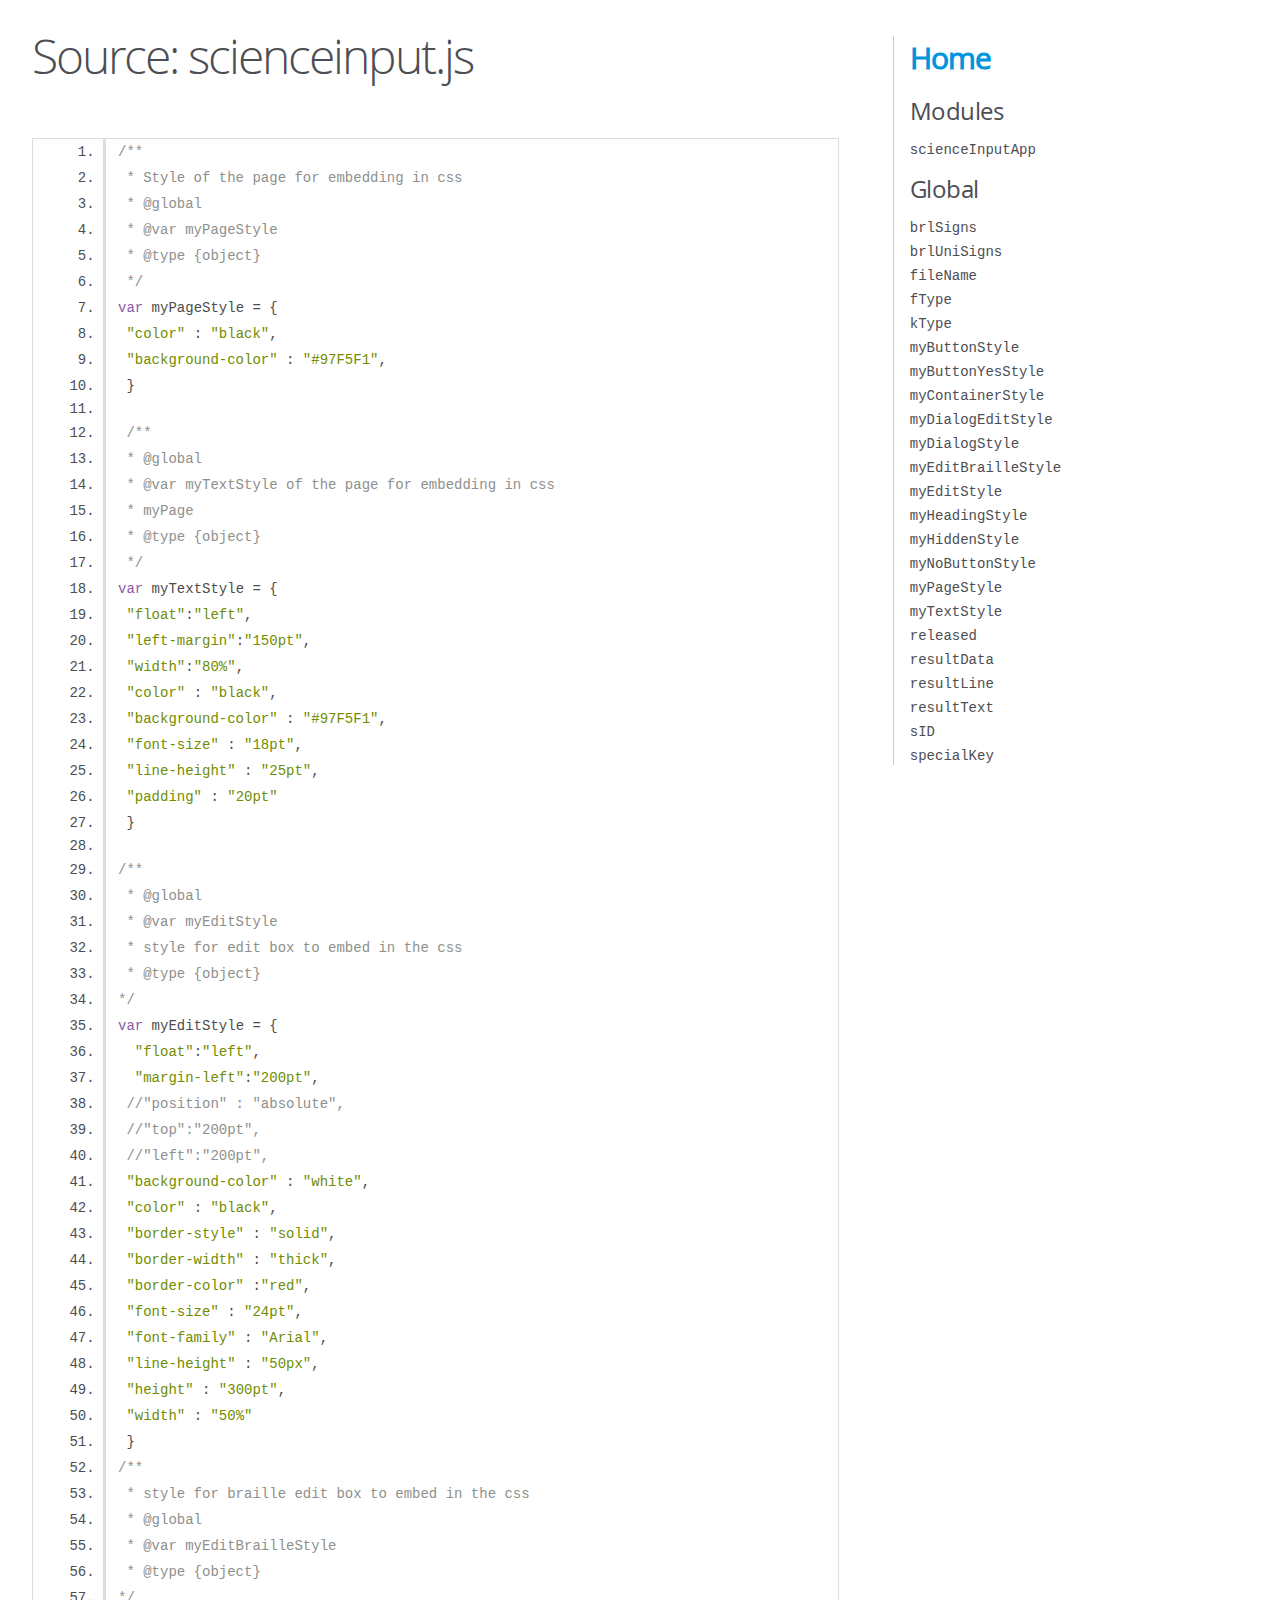
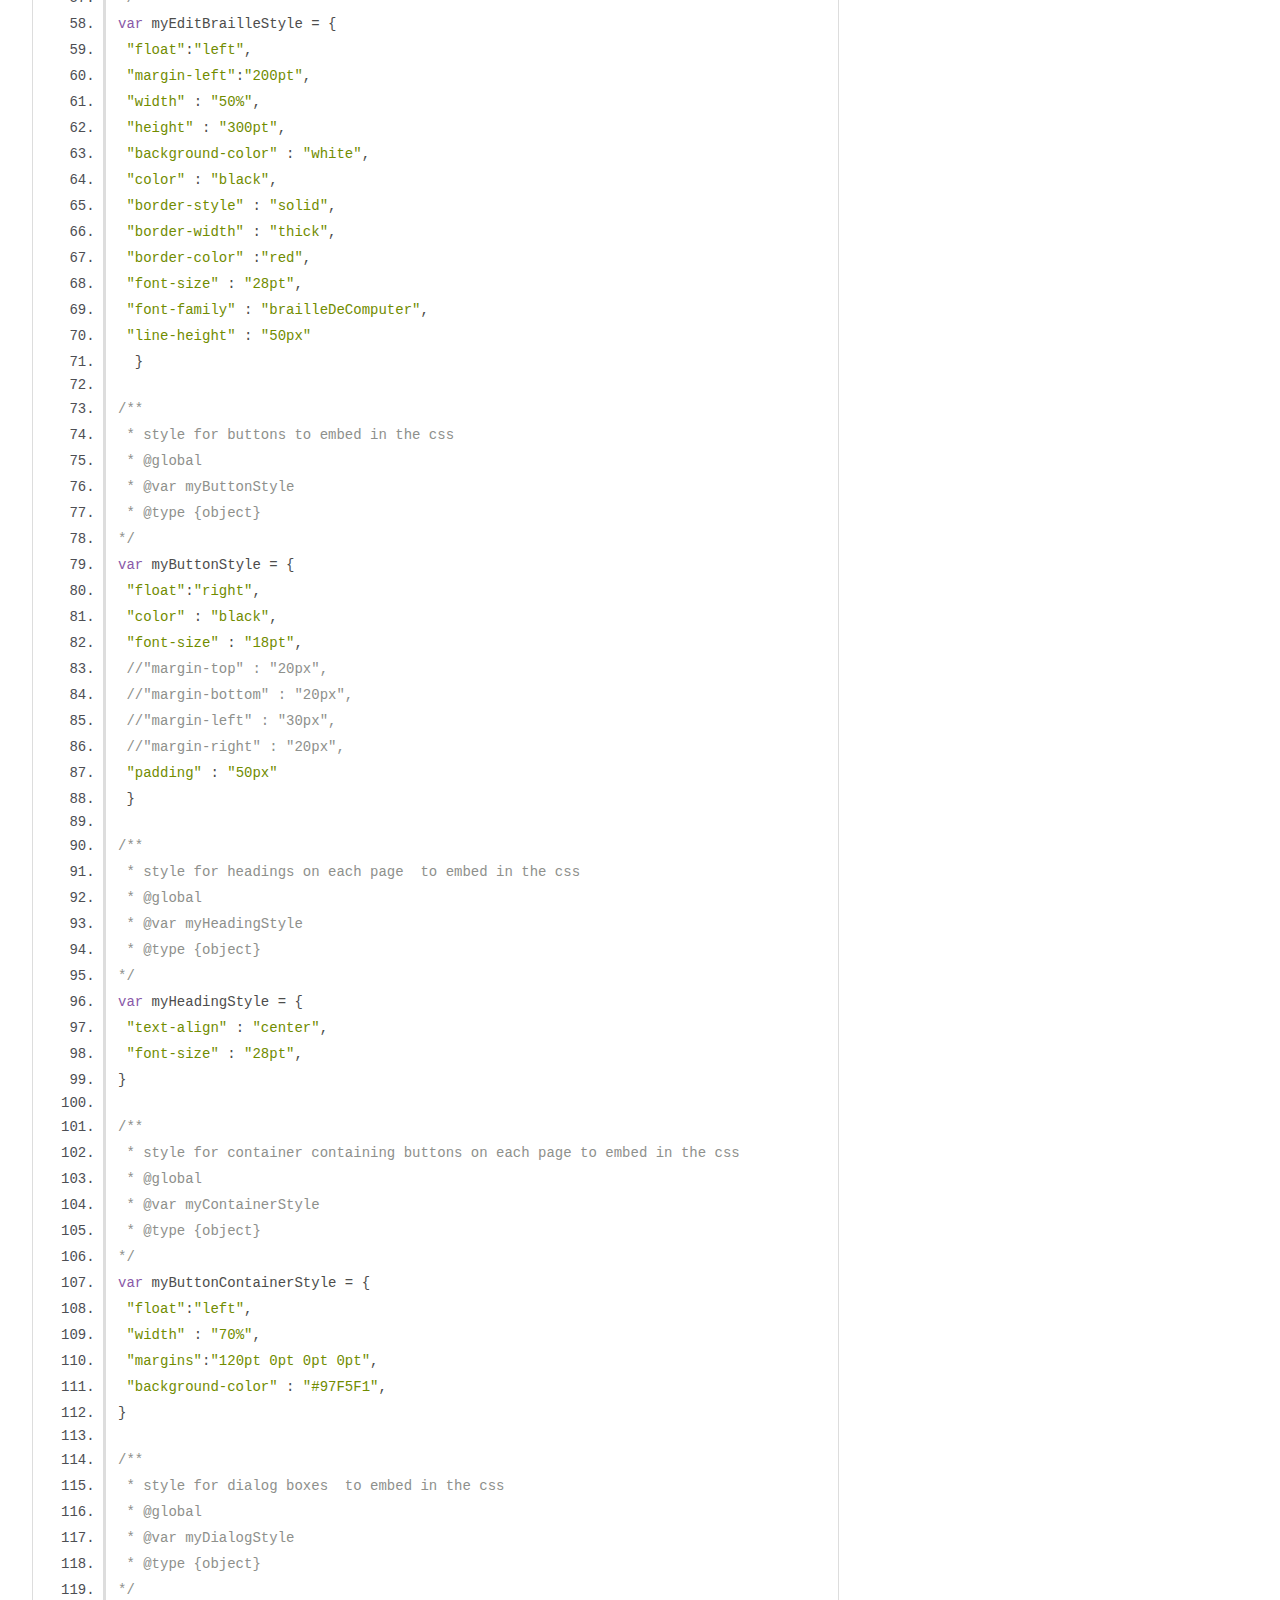
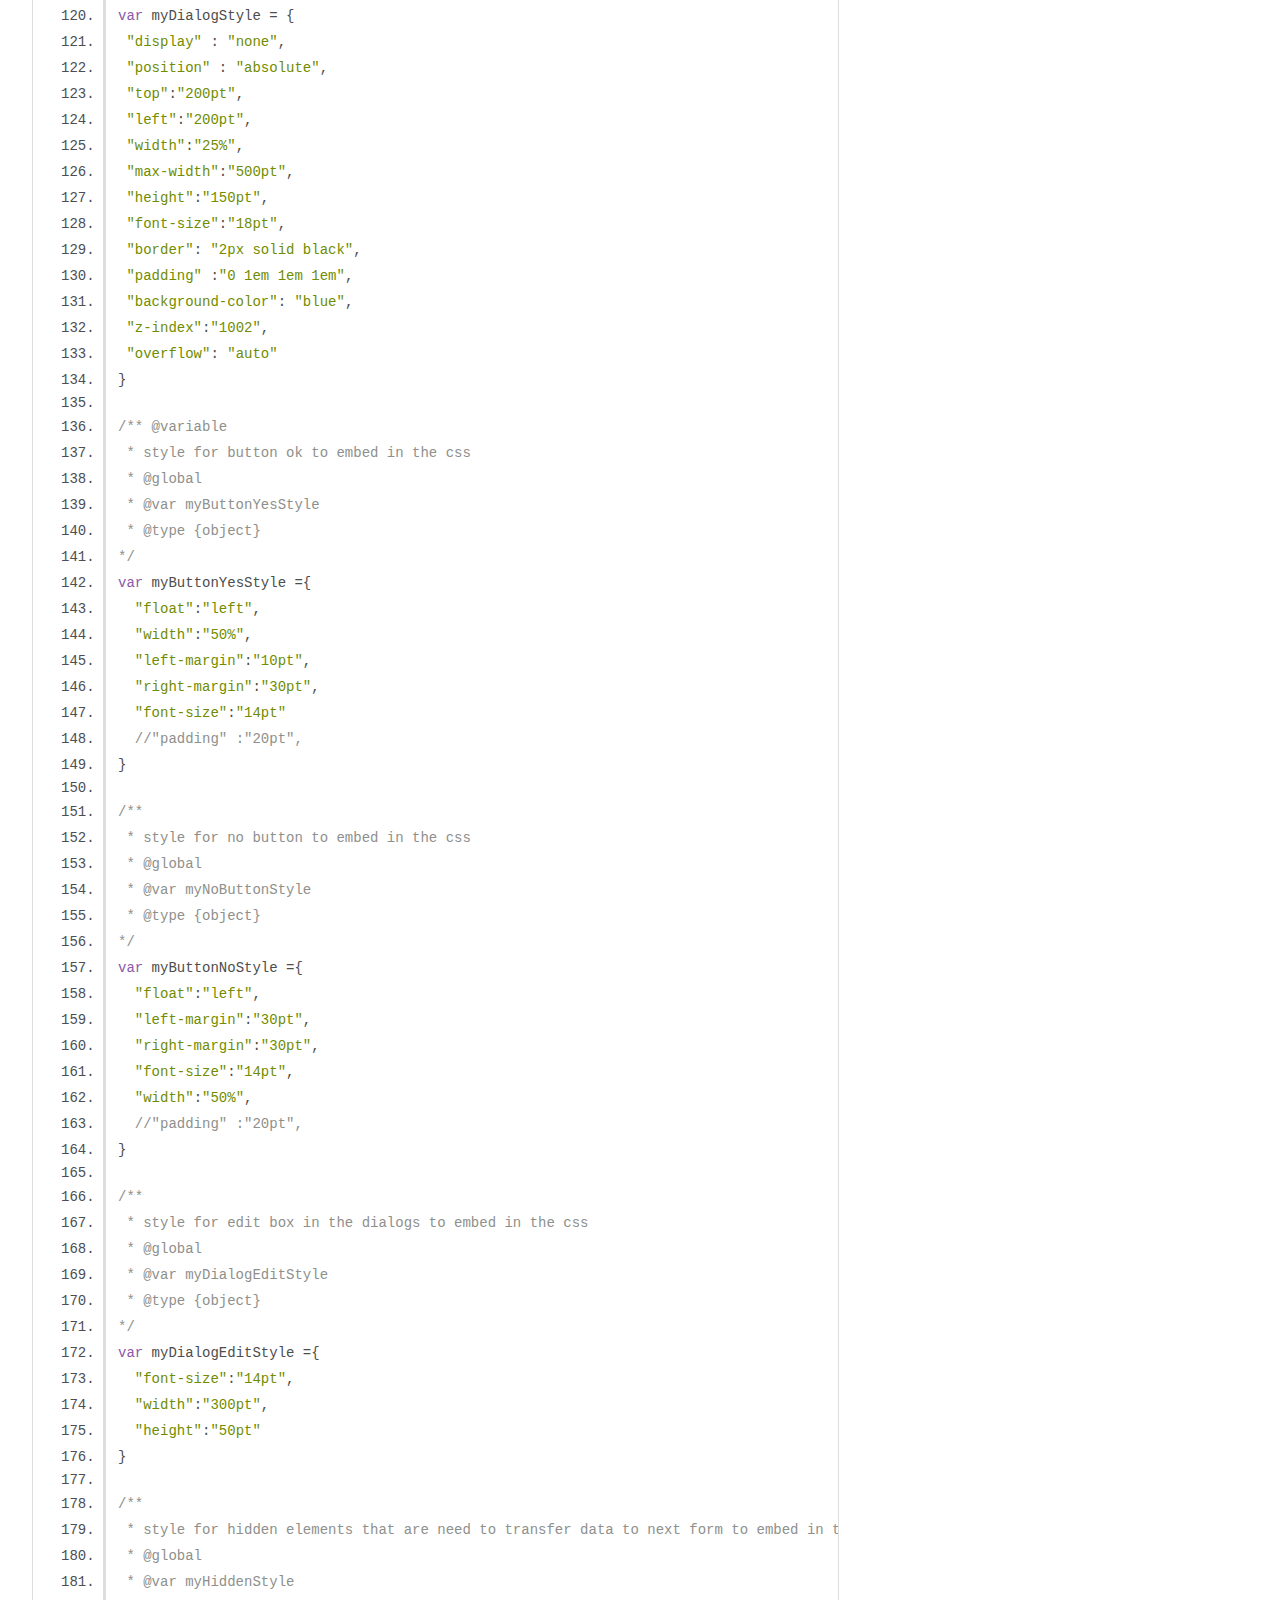
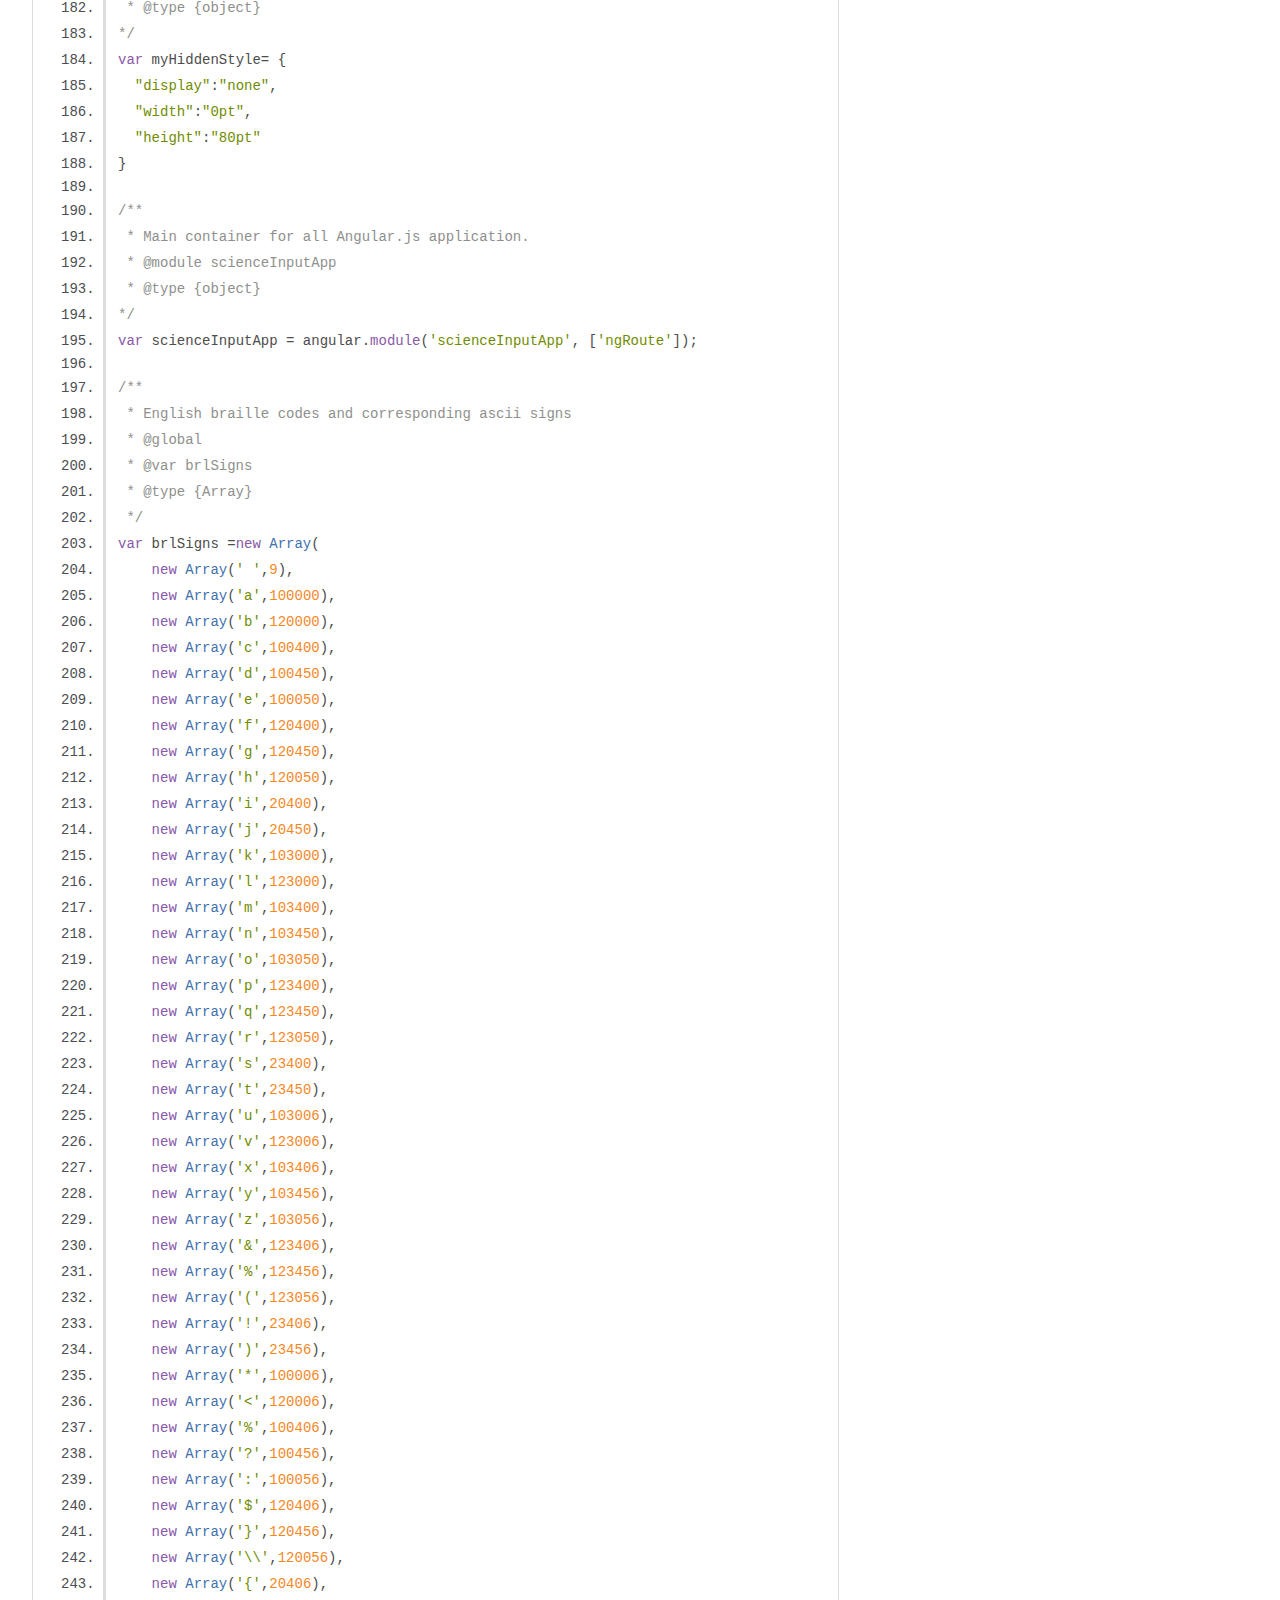
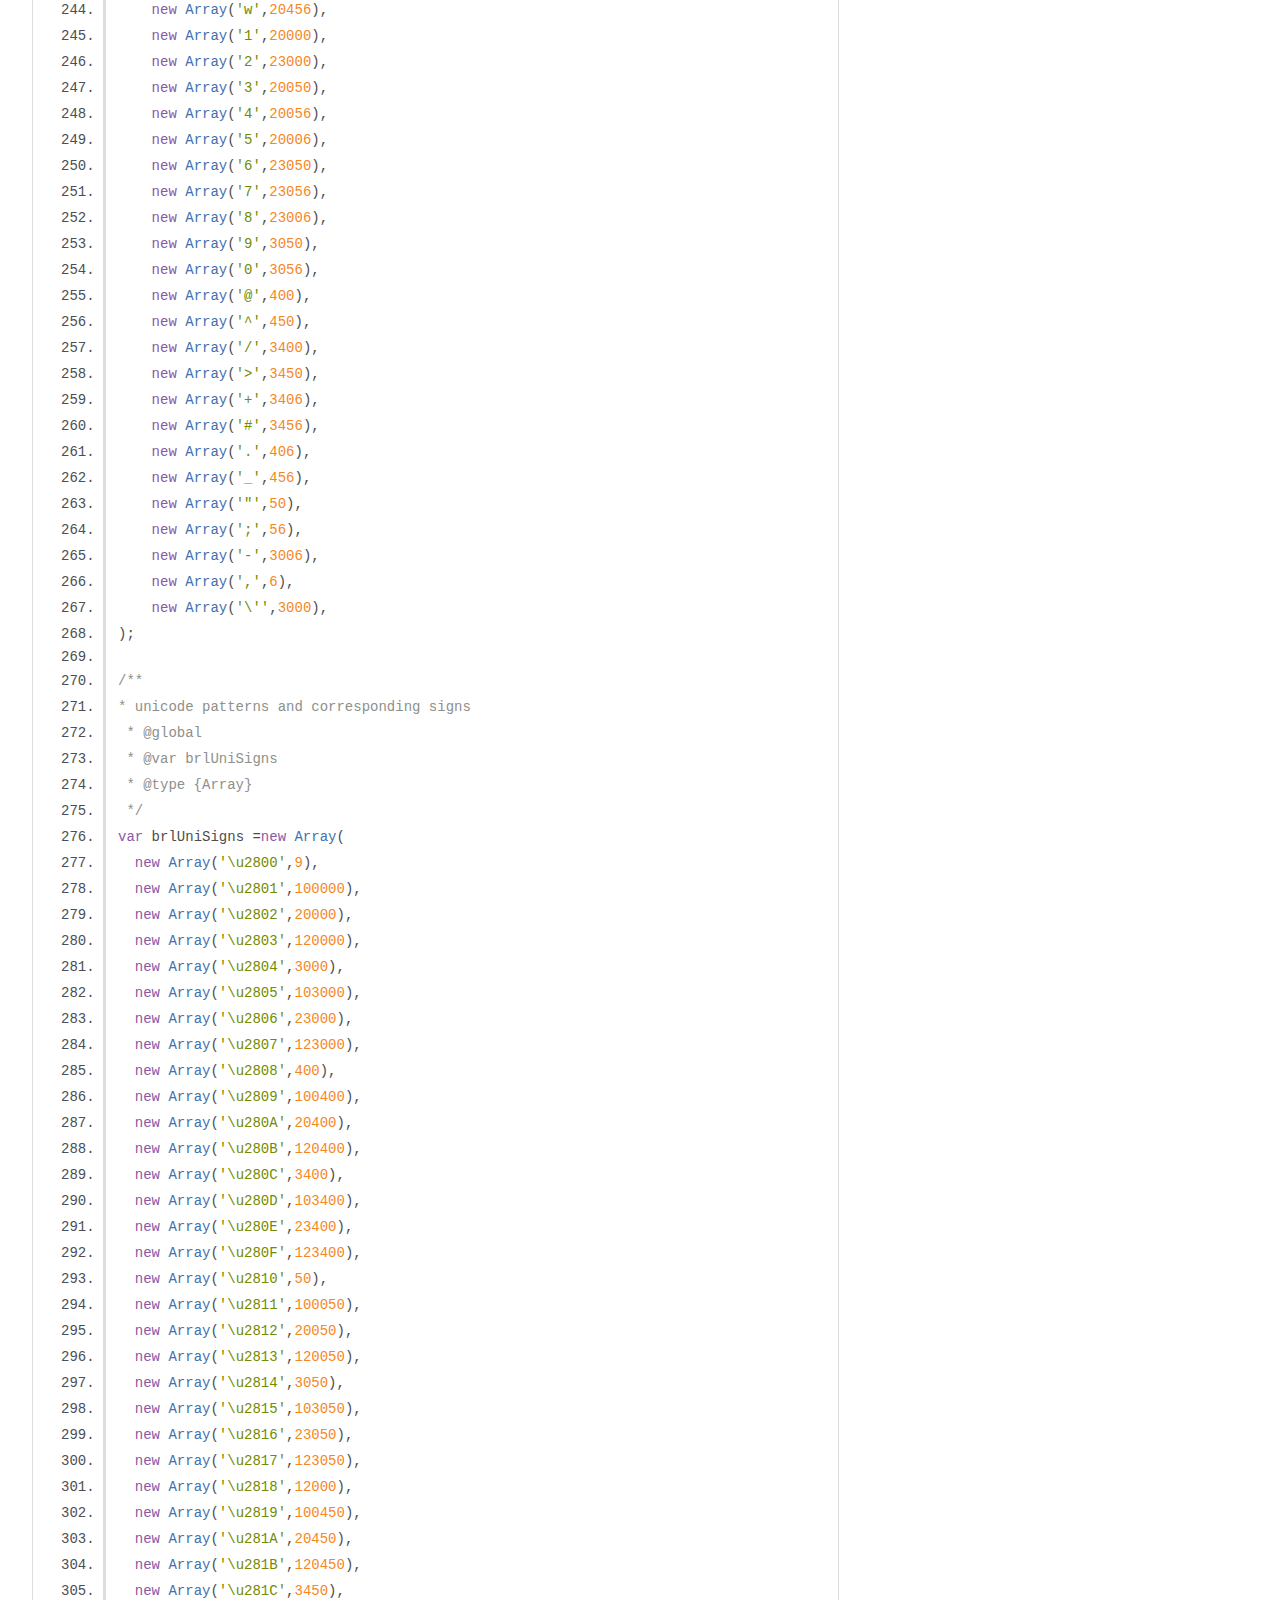
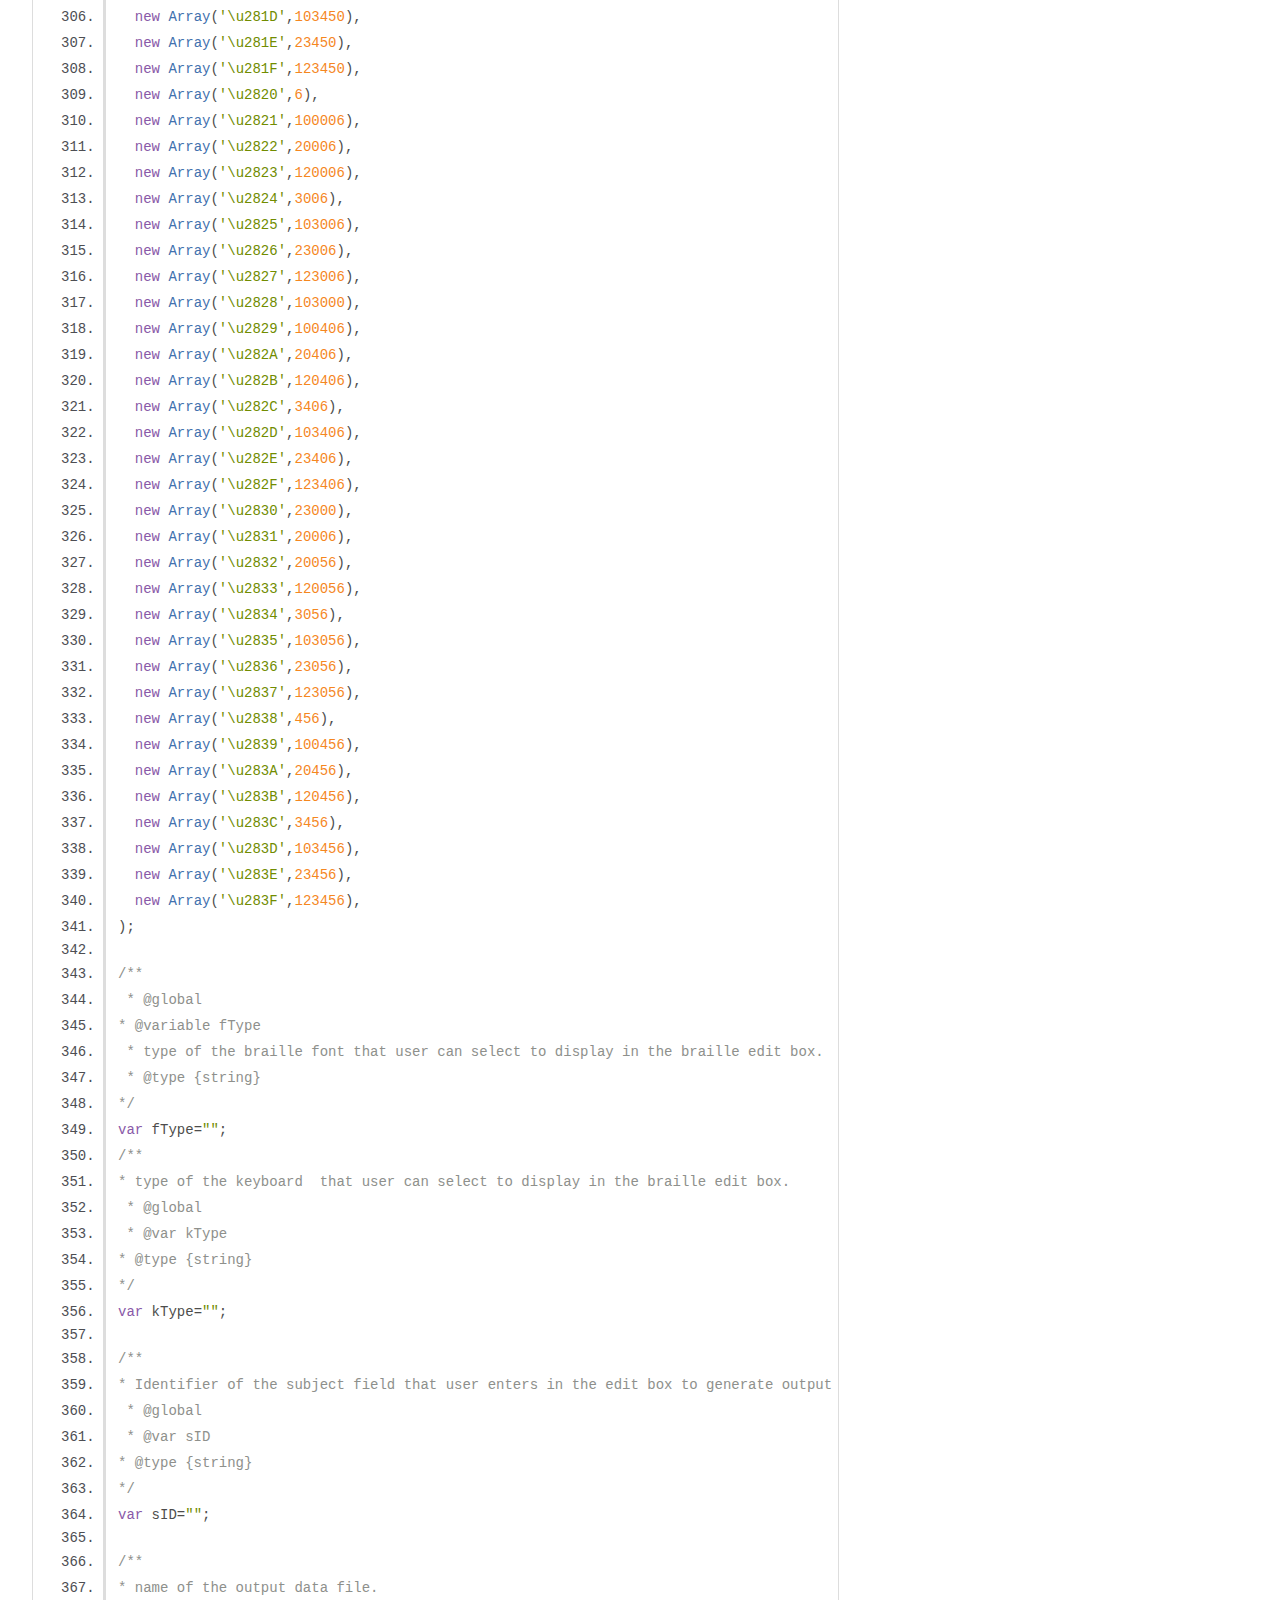
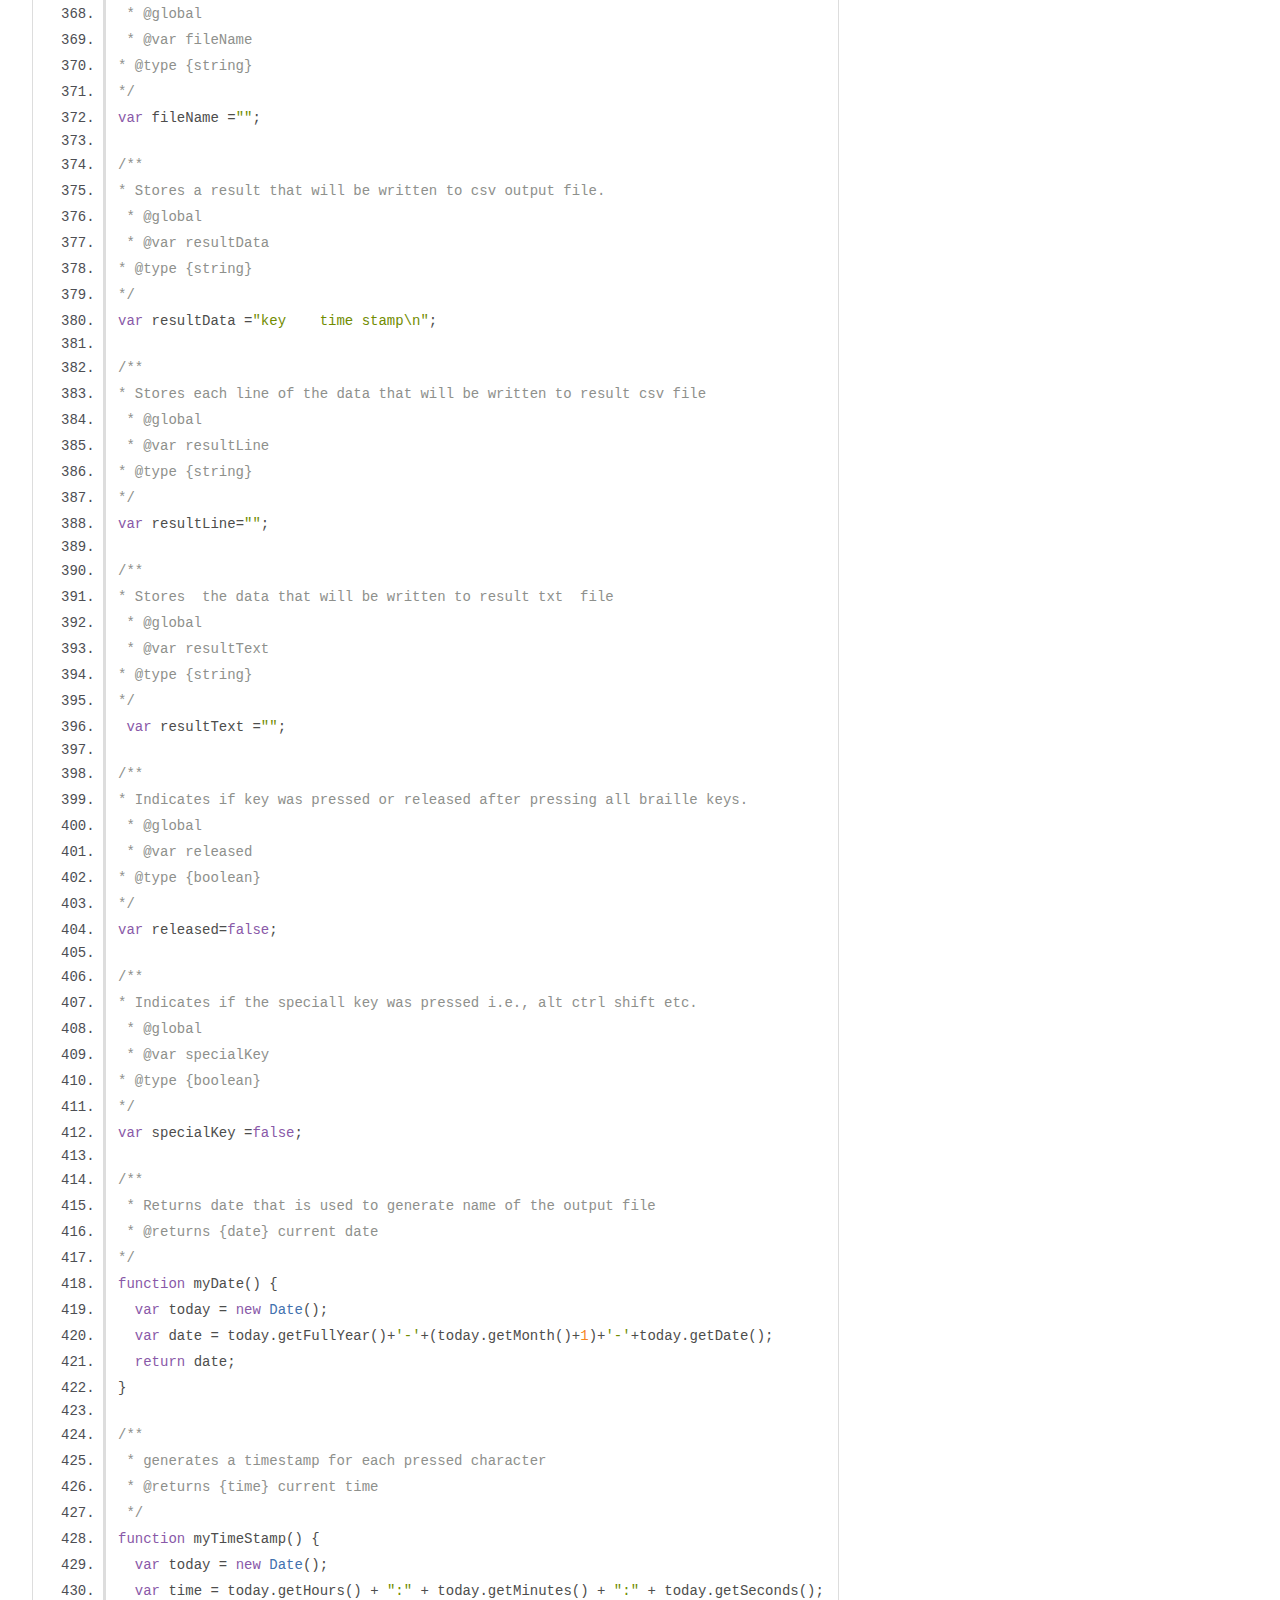
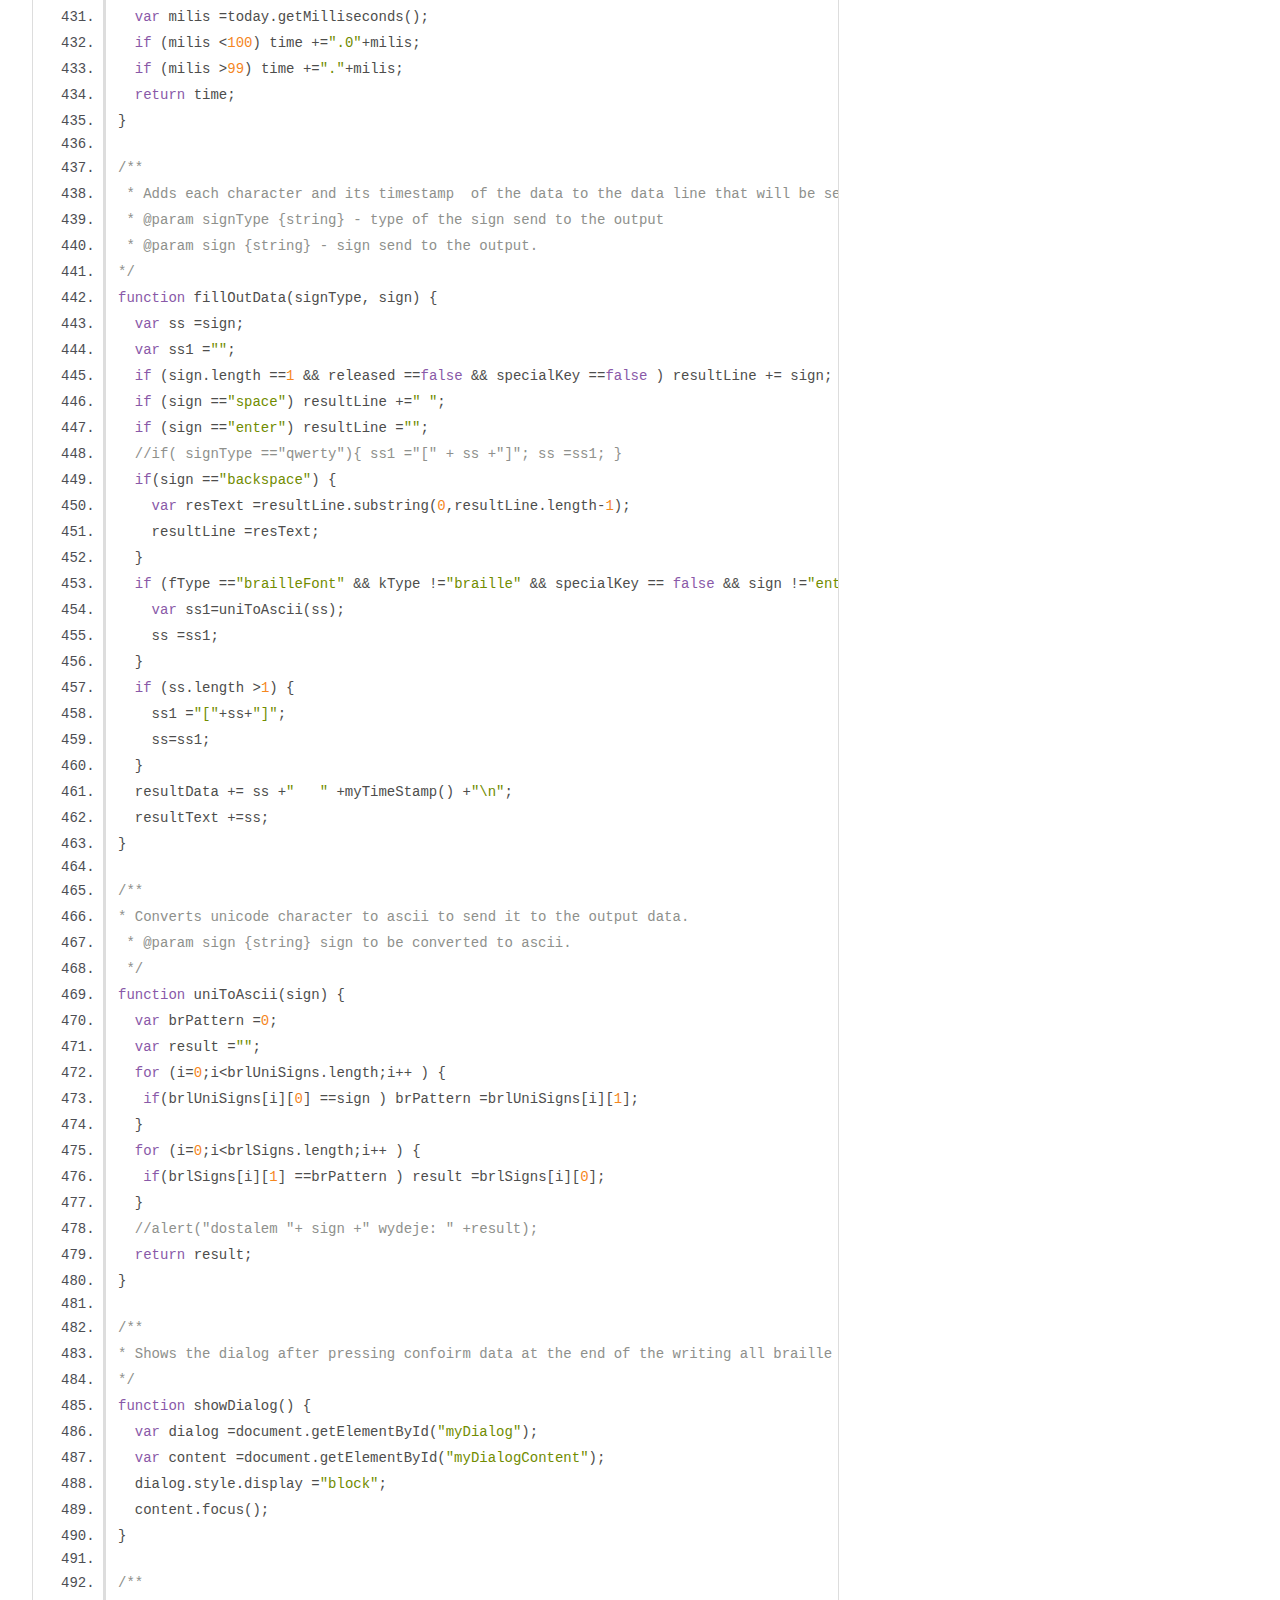
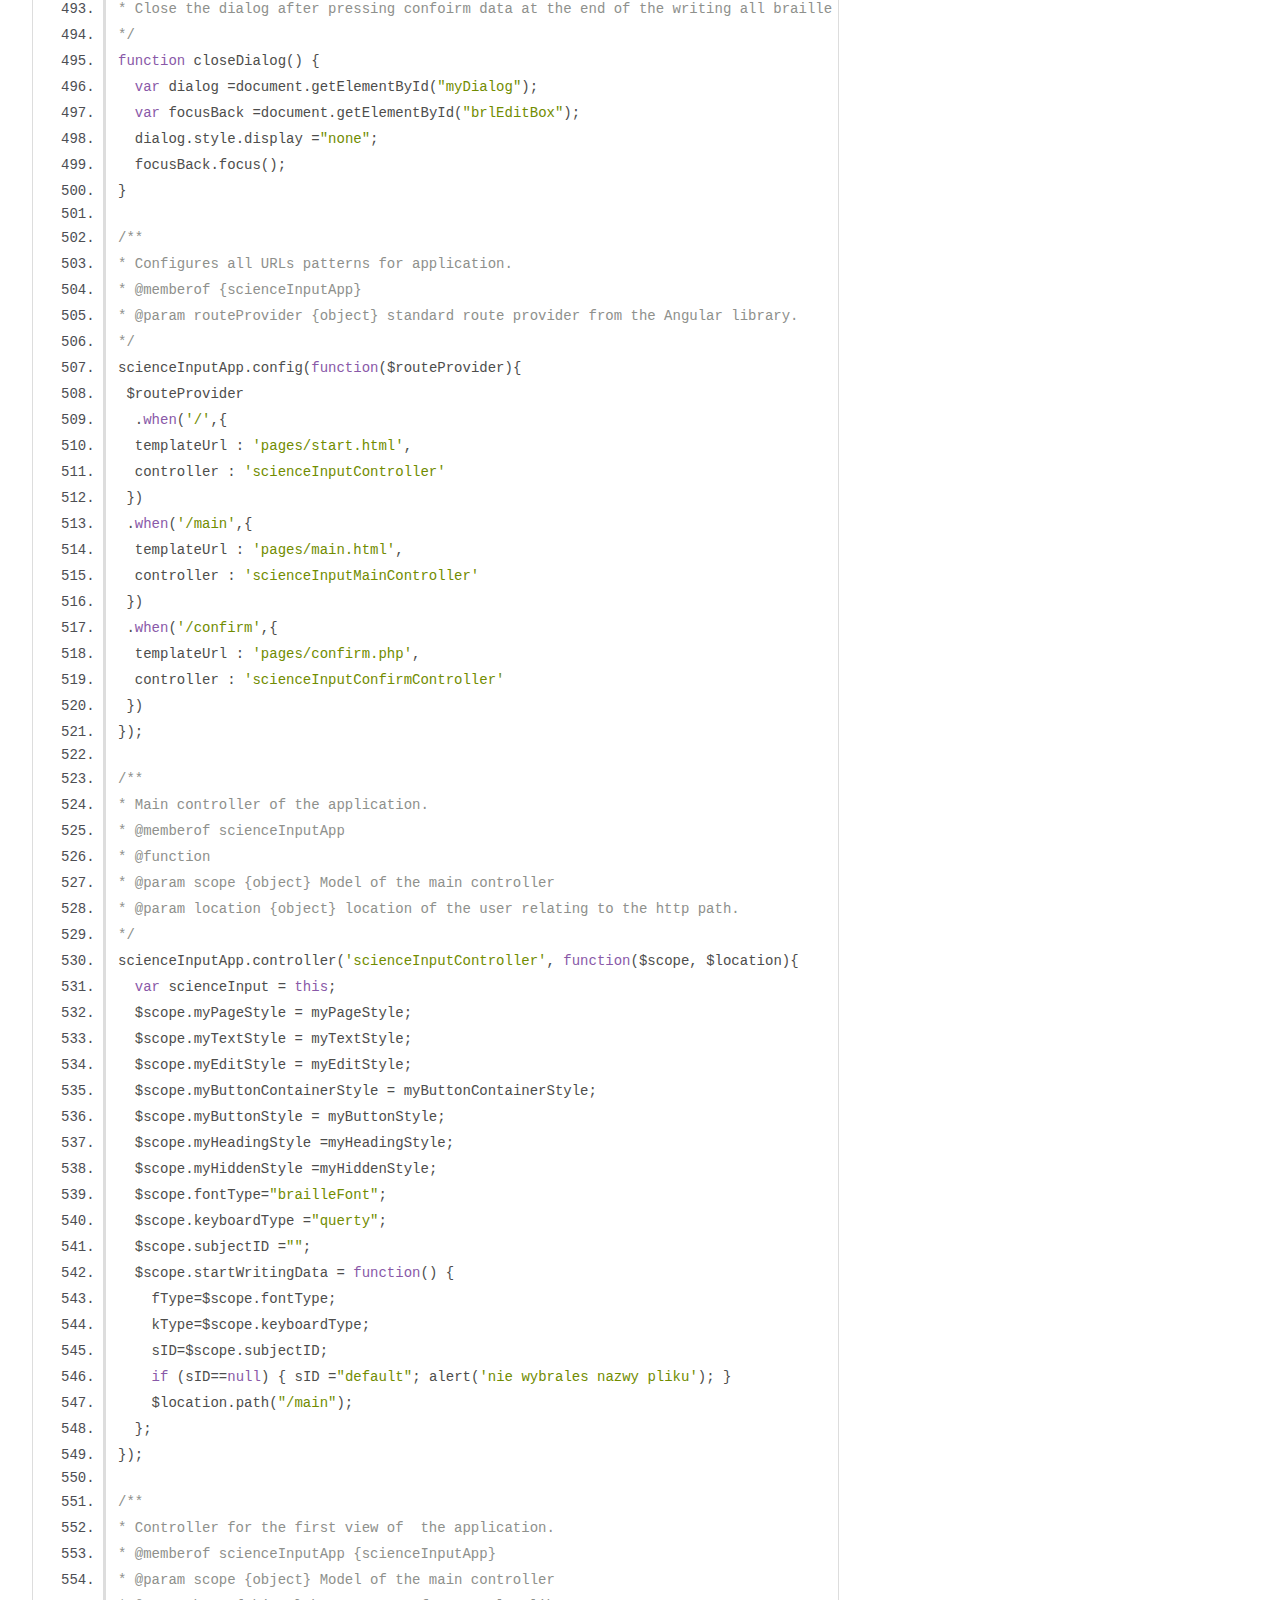
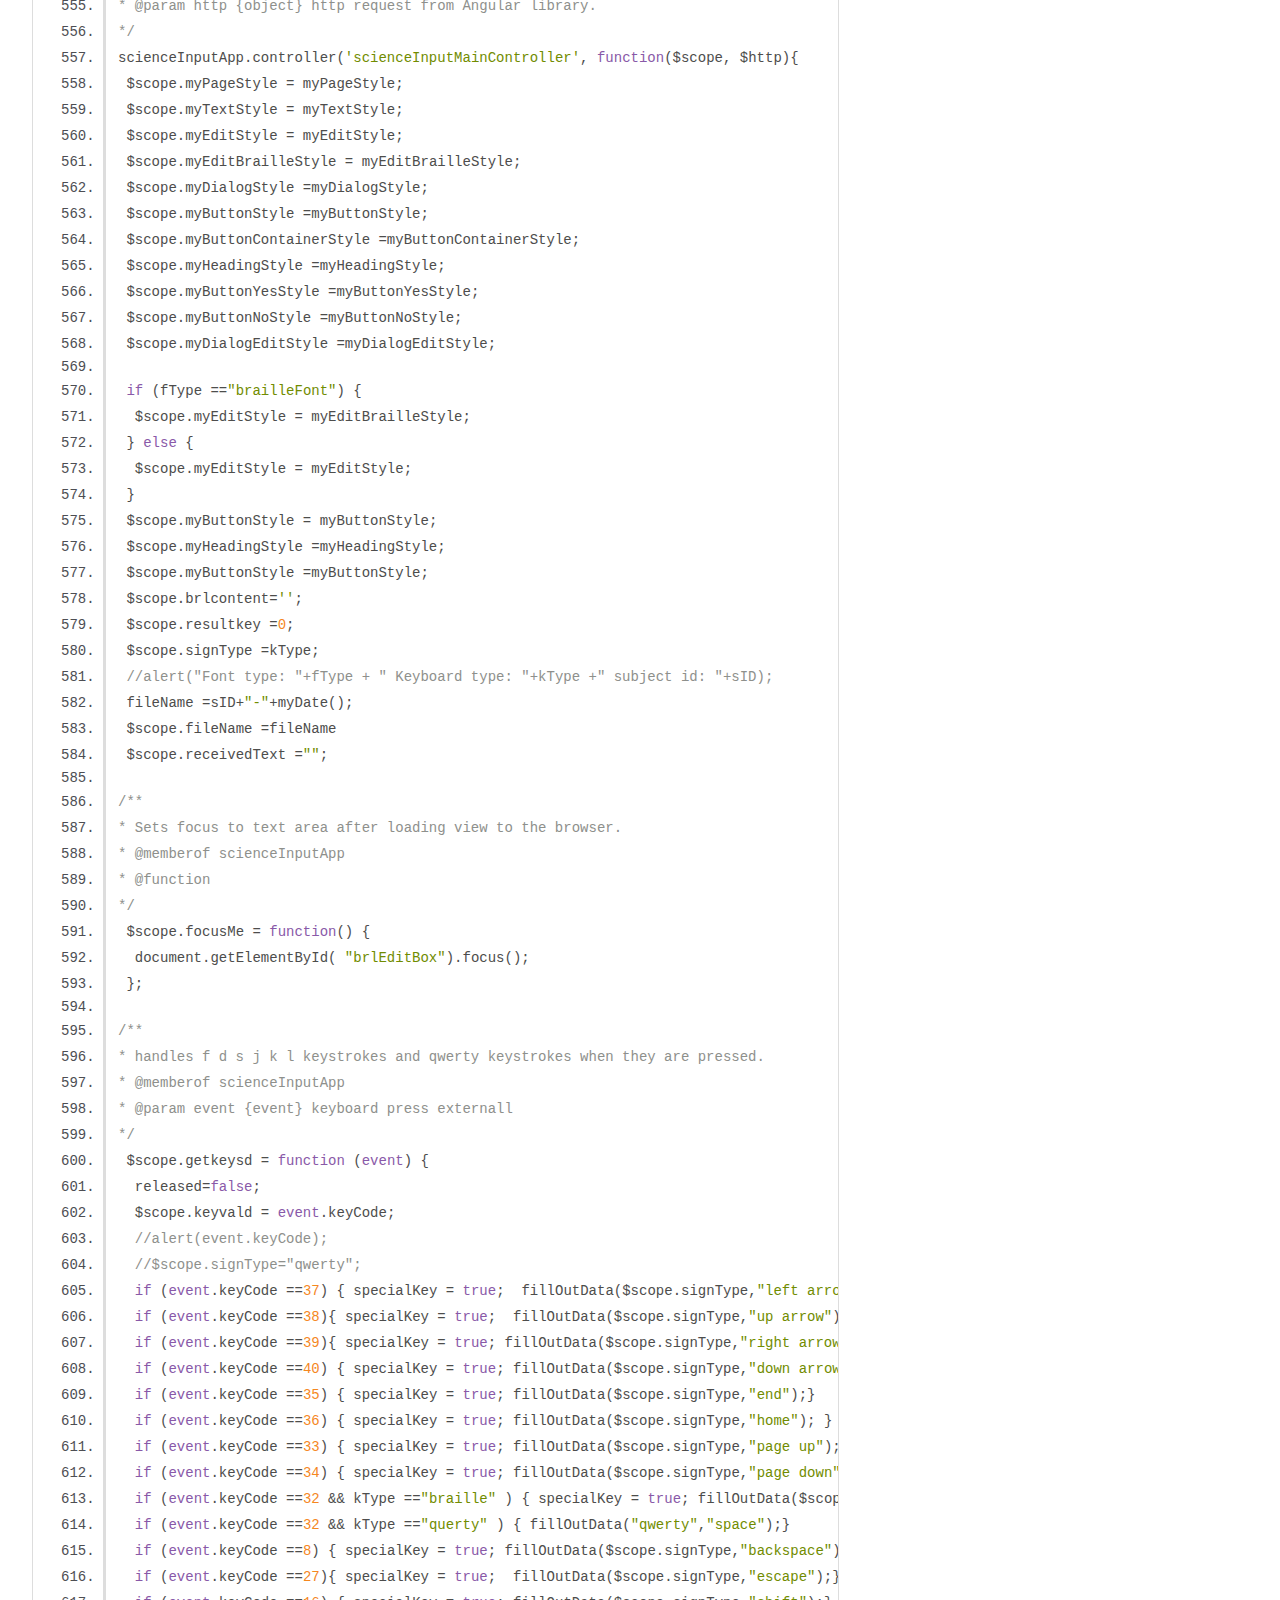
<file: documentation/scienceInput.js.html>
<!DOCTYPE html>
<html lang="en">
<head>
    <meta charset="utf-8">
    <title>JSDoc: Source: scienceinput.js</title>

    <script src="scripts/prettify/prettify.js"> </script>
    <script src="scripts/prettify/lang-css.js"> </script>
    <!--[if lt IE 9]>
      <script src="//html5shiv.googlecode.com/svn/trunk/html5.js"></script>
    <![endif]-->
    <link type="text/css" rel="stylesheet" href="styles/prettify-tomorrow.css">
    <link type="text/css" rel="stylesheet" href="styles/jsdoc-default.css">
</head>

<body>

<div id="main">

    <h1 class="page-title">Source: scienceinput.js</h1>

    



    
    <section>
        <article>
            <pre class="prettyprint source linenums"><code>/**  
 * Style of the page for embedding in css 
 * @global 
 * @var myPageStyle
 * @type {object}
 */
var myPageStyle = {
 "color" : "black",
 "background-color" : "#97F5F1",
 }

 /**
 * @global
 * @var myTextStyle of the page for embedding in css 
 * myPage
 * @type {object}
 */
var myTextStyle = {
 "float":"left",
 "left-margin":"150pt",
 "width":"80%",
 "color" : "black",
 "background-color" : "#97F5F1",
 "font-size" : "18pt",
 "line-height" : "25pt",
 "padding" : "20pt"
 }

/** 
 * @global
 * @var myEditStyle
 * style for edit box to embed in the css 
 * @type {object}
*/
var myEditStyle = {
  "float":"left",
  "margin-left":"200pt",
 //"position" : "absolute",
 //"top":"200pt",
 //"left":"200pt",
 "background-color" : "white",
 "color" : "black",
 "border-style" : "solid",
 "border-width" : "thick",
 "border-color" :"red",
 "font-size" : "24pt",
 "font-family" : "Arial",
 "line-height" : "50px",
 "height" : "300pt",
 "width" : "50%"
 }
/** 
 * style for braille edit box to embed in the css 
 * @global
 * @var myEditBrailleStyle
 * @type {object}
*/
var myEditBrailleStyle = {
 "float":"left",
 "margin-left":"200pt",
 "width" : "50%",
 "height" : "300pt",
 "background-color" : "white",
 "color" : "black",
 "border-style" : "solid",
 "border-width" : "thick",
 "border-color" :"red",
 "font-size" : "28pt",
 "font-family" : "brailleDeComputer",
 "line-height" : "50px"
  }

/** 
 * style for buttons to embed in the css 
 * @global
 * @var myButtonStyle
 * @type {object}
*/
var myButtonStyle = {
 "float":"right",
 "color" : "black",
 "font-size" : "18pt",
 //"margin-top" : "20px",
 //"margin-bottom" : "20px",
 //"margin-left" : "30px",
 //"margin-right" : "20px",
 "padding" : "50px"
 }

/** 
 * style for headings on each page  to embed in the css 
 * @global
 * @var myHeadingStyle
 * @type {object}
*/
var myHeadingStyle = {
 "text-align" : "center",
 "font-size" : "28pt",
}

/** 
 * style for container containing buttons on each page to embed in the css 
 * @global
 * @var myContainerStyle
 * @type {object}
*/
var myButtonContainerStyle = {
 "float":"left",
 "width" : "70%",
 "margins":"120pt 0pt 0pt 0pt",
 "background-color" : "#97F5F1",
}

/** 
 * style for dialog boxes  to embed in the css 
 * @global
 * @var myDialogStyle
 * @type {object}
*/
var myDialogStyle = {
 "display" : "none",
 "position" : "absolute",
 "top":"200pt",
 "left":"200pt",
 "width":"25%",
 "max-width":"500pt",
 "height":"150pt",
 "font-size":"18pt",
 "border": "2px solid black",
 "padding" :"0 1em 1em 1em",
 "background-color": "blue",
 "z-index":"1002",
 "overflow": "auto"
}

/** @variable
 * style for button ok to embed in the css 
 * @global
 * @var myButtonYesStyle
 * @type {object}
*/
var myButtonYesStyle ={
  "float":"left",
  "width":"50%",
  "left-margin":"10pt",
  "right-margin":"30pt",
  "font-size":"14pt"
  //"padding" :"20pt",
}

/** 
 * style for no button to embed in the css 
 * @global
 * @var myNoButtonStyle
 * @type {object}
*/
var myButtonNoStyle ={
  "float":"left",
  "left-margin":"30pt",
  "right-margin":"30pt",
  "font-size":"14pt",
  "width":"50%",
  //"padding" :"20pt",
}

/** 
 * style for edit box in the dialogs to embed in the css 
 * @global
 * @var myDialogEditStyle
 * @type {object}
*/
var myDialogEditStyle ={
  "font-size":"14pt",
  "width":"300pt",
  "height":"50pt"
}

/** 
 * style for hidden elements that are need to transfer data to next form to embed in the css 
 * @global
 * @var myHiddenStyle
 * @type {object}
*/
var myHiddenStyle= {
  "display":"none",  
  "width":"0pt",
  "height":"80pt"
}

/** 
 * Main container for all Angular.js application.
 * @module scienceInputApp
 * @type {object}
*/
var scienceInputApp = angular.module('scienceInputApp', ['ngRoute']);

/**
 * English braille codes and corresponding ascii signs 
 * @global
 * @var brlSigns
 * @type {Array}
 */
var brlSigns =new Array(
    new Array(' ',9),
    new Array('a',100000),
    new Array('b',120000),
    new Array('c',100400),
    new Array('d',100450),
    new Array('e',100050),
    new Array('f',120400),
    new Array('g',120450),
    new Array('h',120050),
    new Array('i',20400),
    new Array('j',20450),
    new Array('k',103000),
    new Array('l',123000),
    new Array('m',103400),
    new Array('n',103450),
    new Array('o',103050),
    new Array('p',123400),
    new Array('q',123450),
    new Array('r',123050),
    new Array('s',23400),
    new Array('t',23450),
    new Array('u',103006),
    new Array('v',123006),
    new Array('x',103406),
    new Array('y',103456),
    new Array('z',103056),
    new Array('&amp;',123406),
    new Array('%',123456),
    new Array('(',123056),
    new Array('!',23406),
    new Array(')',23456),
    new Array('*',100006),
    new Array('&lt;',120006),
    new Array('%',100406),
    new Array('?',100456),
    new Array(':',100056),
    new Array('$',120406),
    new Array('}',120456),
    new Array('\\',120056),
    new Array('{',20406),
    new Array('w',20456),
    new Array('1',20000),
    new Array('2',23000),
    new Array('3',20050),
    new Array('4',20056),
    new Array('5',20006),
    new Array('6',23050),
    new Array('7',23056),
    new Array('8',23006),
    new Array('9',3050),
    new Array('0',3056),
    new Array('@',400),
    new Array('^',450),
    new Array('/',3400),
    new Array('>',3450),
    new Array('+',3406),
    new Array('#',3456),
    new Array('.',406),
    new Array('_',456),
    new Array('"',50),
    new Array(';',56),
    new Array('-',3006),
    new Array(',',6),
    new Array('\'',3000),
);

/** 
* unicode patterns and corresponding signs 
 * @global
 * @var brlUniSigns
 * @type {Array}
 */
var brlUniSigns =new Array(
  new Array('\u2800',9),
  new Array('\u2801',100000),
  new Array('\u2802',20000),
  new Array('\u2803',120000),
  new Array('\u2804',3000),
  new Array('\u2805',103000),
  new Array('\u2806',23000),
  new Array('\u2807',123000),
  new Array('\u2808',400),
  new Array('\u2809',100400),
  new Array('\u280A',20400),
  new Array('\u280B',120400),
  new Array('\u280C',3400),
  new Array('\u280D',103400),
  new Array('\u280E',23400),
  new Array('\u280F',123400),
  new Array('\u2810',50),
  new Array('\u2811',100050),
  new Array('\u2812',20050),
  new Array('\u2813',120050),
  new Array('\u2814',3050),
  new Array('\u2815',103050),
  new Array('\u2816',23050),
  new Array('\u2817',123050),
  new Array('\u2818',12000),
  new Array('\u2819',100450),
  new Array('\u281A',20450),
  new Array('\u281B',120450),
  new Array('\u281C',3450),
  new Array('\u281D',103450),
  new Array('\u281E',23450),
  new Array('\u281F',123450),
  new Array('\u2820',6),
  new Array('\u2821',100006),
  new Array('\u2822',20006),
  new Array('\u2823',120006),
  new Array('\u2824',3006),
  new Array('\u2825',103006),
  new Array('\u2826',23006),
  new Array('\u2827',123006),
  new Array('\u2828',103000),
  new Array('\u2829',100406),
  new Array('\u282A',20406),
  new Array('\u282B',120406),
  new Array('\u282C',3406),
  new Array('\u282D',103406),
  new Array('\u282E',23406),
  new Array('\u282F',123406),
  new Array('\u2830',23000),
  new Array('\u2831',20006),
  new Array('\u2832',20056),
  new Array('\u2833',120056),
  new Array('\u2834',3056),
  new Array('\u2835',103056),
  new Array('\u2836',23056),
  new Array('\u2837',123056),
  new Array('\u2838',456),
  new Array('\u2839',100456),
  new Array('\u283A',20456),
  new Array('\u283B',120456),
  new Array('\u283C',3456),
  new Array('\u283D',103456),
  new Array('\u283E',23456),
  new Array('\u283F',123456),
);

/** 
 * @global
* @variable fType
 * type of the braille font that user can select to display in the braille edit box.
 * @type {string}
*/
var fType="";
/** 
* type of the keyboard  that user can select to display in the braille edit box.
 * @global
 * @var kType
* @type {string} 
*/
var kType="";

/** 
* Identifier of the subject field that user enters in the edit box to generate output data filename.
 * @global
 * @var sID 
* @type {string} 
*/
var sID="";

/**
* name of the output data file.  
 * @global
 * @var fileName
* @type {string} 
*/
var fileName ="";

/**
* Stores a result that will be written to csv output file.
 * @global
 * @var resultData
* @type {string} 
*/
var resultData ="key	time stamp\n";

/**
* Stores each line of the data that will be written to result csv file
 * @global
 * @var resultLine
* @type {string} 
*/
var resultLine="";

/**
* Stores  the data that will be written to result txt  file
 * @global
 * @var resultText
* @type {string} 
*/
 var resultText ="";

/**
* Indicates if key was pressed or released after pressing all braille keys.
 * @global
 * @var released
* @type {boolean} 
*/
var released=false;

/**
* Indicates if the speciall key was pressed i.e., alt ctrl shift etc.
 * @global
 * @var specialKey
* @type {boolean} 
*/
var specialKey =false;

/** 
 * Returns date that is used to generate name of the output file 
 * @returns {date} current date
*/
function myDate() {
  var today = new Date();
  var date = today.getFullYear()+'-'+(today.getMonth()+1)+'-'+today.getDate();
  return date;
}

/** 
 * generates a timestamp for each pressed character 
 * @returns {time} current time
 */
function myTimeStamp() {
  var today = new Date();
  var time = today.getHours() + ":" + today.getMinutes() + ":" + today.getSeconds();
  var milis =today.getMilliseconds();
  if (milis &lt;100) time +=".0"+milis;
  if (milis >99) time +="."+milis;
  return time;
}

/**
 * Adds each character and its timestamp  of the data to the data line that will be send to CSV output. Also add the sign to the text output line that will be send to the txt output file. Type of insertion  is made depending of sign type and key pressed.
 * @param signType {string} - type of the sign send to the output
 * @param sign {string} - sign send to the output.
*/
function fillOutData(signType, sign) {
  var ss =sign;
  var ss1 ="";
  if (sign.length ==1 &amp;&amp; released ==false &amp;&amp; specialKey ==false ) resultLine += sign;
  if (sign =="space") resultLine +=" "; 
  if (sign =="enter") resultLine ="";
  //if( signType =="qwerty"){ ss1 ="[" + ss +"]"; ss =ss1; }
  if(sign =="backspace") {
    var resText =resultLine.substring(0,resultLine.length-1);
    resultLine =resText;
  }
  if (fType =="brailleFont" &amp;&amp; kType !="braille" &amp;&amp; specialKey == false &amp;&amp; sign !="enter" &amp;&amp; sign !="space" ) {
    var ss1=uniToAscii(ss);
    ss =ss1;
  }
  if (ss.length >1) {
    ss1 ="["+ss+"]";
    ss=ss1;
  }
  resultData += ss +"	" +myTimeStamp() +"\n";
  resultText +=ss;
}

/**
* Converts unicode character to ascii to send it to the output data.
 * @param sign {string} sign to be converted to ascii.
 */
function uniToAscii(sign) {
  var brPattern =0;
  var result ="";
  for (i=0;i&lt;brlUniSigns.length;i++ ) {
   if(brlUniSigns[i][0] ==sign ) brPattern =brlUniSigns[i][1]; 
  }
  for (i=0;i&lt;brlSigns.length;i++ ) {
   if(brlSigns[i][1] ==brPattern ) result =brlSigns[i][0]; 
  }
  //alert("dostalem "+ sign +" wydeje: " +result);
  return result;
}

/**
* Shows the dialog after pressing confoirm data at the end of the writing all braille lines.
*/
function showDialog() {
  var dialog =document.getElementById("myDialog");
  var content =document.getElementById("myDialogContent");
  dialog.style.display ="block";
  content.focus();
}

/**
* Close the dialog after pressing confoirm data at the end of the writing all braille lines.
*/
function closeDialog() {
  var dialog =document.getElementById("myDialog");
  var focusBack =document.getElementById("brlEditBox");
  dialog.style.display ="none";
  focusBack.focus();
}

/**
* Configures all URLs patterns for application.
* @memberof {scienceInputApp}
* @param routeProvider {object} standard route provider from the Angular library.
*/
scienceInputApp.config(function($routeProvider){
 $routeProvider
  .when('/',{
  templateUrl : 'pages/start.html',
  controller : 'scienceInputController'
 })
 .when('/main',{
  templateUrl : 'pages/main.html',
  controller : 'scienceInputMainController'
 })
 .when('/confirm',{
  templateUrl : 'pages/confirm.php',
  controller : 'scienceInputConfirmController'
 })
});

/**
* Main controller of the application.
* @memberof scienceInputApp
* @function 
* @param scope {object} Model of the main controller 
* @param location {object} location of the user relating to the http path.
*/
scienceInputApp.controller('scienceInputController', function($scope, $location){
  var scienceInput = this;
  $scope.myPageStyle = myPageStyle;
  $scope.myTextStyle = myTextStyle;
  $scope.myEditStyle = myEditStyle;
  $scope.myButtonContainerStyle = myButtonContainerStyle;
  $scope.myButtonStyle = myButtonStyle;
  $scope.myHeadingStyle =myHeadingStyle;
  $scope.myHiddenStyle =myHiddenStyle;
  $scope.fontType="brailleFont";
  $scope.keyboardType ="querty";
  $scope.subjectID ="";
  $scope.startWritingData = function() {
    fType=$scope.fontType;
    kType=$scope.keyboardType;
    sID=$scope.subjectID;
    if (sID==null) { sID ="default"; alert('nie wybrales nazwy pliku'); }
    $location.path("/main");
  };
});

/**
* Controller for the first view of  the application.
* @memberof scienceInputApp {scienceInputApp}
* @param scope {object} Model of the main controller 
* @param http {object} http request from Angular library.
*/
scienceInputApp.controller('scienceInputMainController', function($scope, $http){
 $scope.myPageStyle = myPageStyle;
 $scope.myTextStyle = myTextStyle;
 $scope.myEditStyle = myEditStyle;
 $scope.myEditBrailleStyle = myEditBrailleStyle;
 $scope.myDialogStyle =myDialogStyle;
 $scope.myButtonStyle =myButtonStyle;
 $scope.myButtonContainerStyle =myButtonContainerStyle;
 $scope.myHeadingStyle =myHeadingStyle;
 $scope.myButtonYesStyle =myButtonYesStyle;
 $scope.myButtonNoStyle =myButtonNoStyle;
 $scope.myDialogEditStyle =myDialogEditStyle;

 if (fType =="brailleFont") { 
  $scope.myEditStyle = myEditBrailleStyle;
 } else {
  $scope.myEditStyle = myEditStyle;
 }
 $scope.myButtonStyle = myButtonStyle;
 $scope.myHeadingStyle =myHeadingStyle;
 $scope.myButtonStyle =myButtonStyle;
 $scope.brlcontent='';
 $scope.resultkey =0;
 $scope.signType =kType;
 //alert("Font type: "+fType + " Keyboard type: "+kType +" subject id: "+sID);
 fileName =sID+"-"+myDate();
 $scope.fileName =fileName
 $scope.receivedText ="";

/**
* Sets focus to text area after loading view to the browser.
* @memberof scienceInputApp
* @function
*/
 $scope.focusMe = function() {
  document.getElementById( "brlEditBox").focus();
 };

/**
* handles f d s j k l keystrokes and qwerty keystrokes when they are pressed.
* @memberof scienceInputApp
* @param event {event} keyboard press externall
*/
 $scope.getkeysd = function (event) {
  released=false;
  $scope.keyvald = event.keyCode;
  //alert(event.keyCode);
  //$scope.signType="qwerty";
  if (event.keyCode ==37) { specialKey = true;  fillOutData($scope.signType,"left arrow"); }
  if (event.keyCode ==38){ specialKey = true;  fillOutData($scope.signType,"up arrow"); }
  if (event.keyCode ==39){ specialKey = true; fillOutData($scope.signType,"right arrow"); }
  if (event.keyCode ==40) { specialKey = true; fillOutData($scope.signType,"down arrow"); }
  if (event.keyCode ==35) { specialKey = true; fillOutData($scope.signType,"end");}
  if (event.keyCode ==36) { specialKey = true; fillOutData($scope.signType,"home"); }
  if (event.keyCode ==33) { specialKey = true; fillOutData($scope.signType,"page up");}
  if (event.keyCode ==34) { specialKey = true; fillOutData($scope.signType,"page down");}
  if (event.keyCode ==32 &amp;&amp; kType =="braille" ) { specialKey = true; fillOutData($scope.signType,"space");}
  if (event.keyCode ==32 &amp;&amp; kType =="querty" ) { fillOutData("qwerty","space");}
  if (event.keyCode ==8) { specialKey = true; fillOutData($scope.signType,"backspace"); $scope.brlcontent =resultLine; }
  if (event.keyCode ==27){ specialKey = true;  fillOutData($scope.signType,"escape");}
  if (event.keyCode ==16) { specialKey = true; fillOutData($scope.signType,"shift");}
  if (event.keyCode ==17) { specialKey = true; fillOutData($scope.signType,"control");}
  if (event.keyCode ==18) { specialKey = true; fillOutData($scope.signType,"left alt");}
  if (event.keyCode ==20) { specialKey = true; fillOutData($scope.signType,"capslock");}
  if (event.keyCode ==91) { specialKey = true; fillOutData($scope.signType,"windows key");}
  if (event.keyCode ==112) { specialKey = true; fillOutData($scope.signType,"F1");}
  if (event.keyCode ==113) { specialKey = true; fillOutData($scope.signType,"F2");}
  if (event.keyCode ==114) { specialKey = true; fillOutData($scope.signType,"F3");}
  if (event.keyCode ==115) { specialKey = true; fillOutData($scope.signType,"F4");}
  if (event.keyCode ==116) { specialKey = true; fillOutData($scope.signType,"F5");}
  if (event.keyCode ==117) { specialKey = true; fillOutData($scope.signType,"F6");}
  if (event.keyCode ==118) { specialKey = true; fillOutData($scope.signType,"F7");}
  if (event.keyCode ==119) { specialKey = true; fillOutData($scope.signType,"F8");}
  if (event.keyCode ==120) { specialKey = true; fillOutData($scope.signType,"F9");}
  if (event.keyCode ==121) { specialKey = true; fillOutData($scope.signType,"F10");}
  if (event.keyCode ==122) { specialKey = true; fillOutData($scope.signType,"F11");}
  if (event.keyCode ==123) { specialKey = true; fillOutData($scope.signType,"F12");}
  if (kType =="querty" ){
   if(event.keyCode ==70) { $scope.resultkey +=100000; $scope.signType="braille-in";}
   if(event.keyCode ==68) { $scope.resultkey +=20000; $scope.signType="braille-in";}
   if(event.keyCode ==83) { $scope.resultkey +=3000; $scope.signType="braill-in";}
   if(event.keyCode ==74) { $scope.resultkey +=400; $scope.signType="braill-in";}
   if(event.keyCode ==75) { $scope.resultkey +=50; $scope.signType="braill-in";}
   if(event.keyCode ==76) { $scope.resultkey +=6; $scope.signType="braill-in";}
   if ($scope.signType =="qwerty" &amp; event.keyCode !=13 &amp; event.keyCode !=32 &amp; specialKey == false ) {
     fillOutData($scope.signType, String.fromCharCode( event.keyCode +32 ));
     $scope.brlcontent =resultLine;
   }
  }
  if (kType == "braille" ) {
    //if (event.keyCode ==32) { specialKey = true; fillOutData($scope.signType,"space");}
    $scope.signType =="braille-out";
    if (specialKey == false ) fillOutData($scope.signType, String.fromCharCode( event.keyCode +32));
    $scope.brlcontent =resultLine;
   }
   if(event.keyCode ==13) {
     fillOutData($scope.signType, "enter");
     var fT =""; var kT ="";
     if (kType == "querty") kT ="6-key braille QWERTY";
     if (kType == "braille") kT ="externall braille keyboard";
     if (fType == "brailleFont" ) fT ="braille font";
     if (fType == "asciiFont" ) fT ="print font";
     if(fileName.substring(0,1) =="-") { 
       var fn ="default"+fileName;
       fileName =fn;
    }
     $scope.receivedData='filename: ' +fileName +'\tFont type: '+ fT +'\tKeyboard type: '+kT +'\n\n'+resultData+'\t\t\n';
     $scope.receivedText =resultText;
     resultLine ="";
     $scope.brlcontent =resultLine;
    //alert("global "+resultText +" scope "+$scope.receivedText);
   }
   specialKey = false;
   event.preventDefault();
  };
/**
* handles f d s j k l keystrokes and qwerty keystrokes when they are released.
* @memberof scienceInputApp
* @param event {event} keyboard release 
*/
 $scope.getkeysu = function (event) {
   $scope.keyvalu = event.keyCode;
    //alert(event.keyCode);
  $scope.fileName=fileName;
   if($scope.resultkey >0) {
    $scope.fileName=fileName;
    if (fType == "asciiFont") {
     for (i=0;i&lt;brlSigns.length;i++ ) {
      if(brlSigns[i][1] ==$scope.resultkey) fillOutData($scope.signType, brlSigns[i][0]);
     } //for
   } //if ftype
  if(fType == "brailleFont") {
     for (i=0;i&lt;brlUniSigns.length;i++ ) {
        if(brlUniSigns[i][1] ==$scope.resultkey) fillOutData($scope.signType, brlUniSigns[i][0]);
     } //for
   } //if braillefont
   if(!released) $scope.resultkey=0;
  //if(event.keyCode ==8) resultLine =backResultLine(resultLine);
  $scope.brlcontent =resultLine;
   released=true;
 }
};
});


scienceInputApp.controller('scienceInputConfirmController', function($scope){
  $scope.myPageStyle = myPageStyle;
  $scope.myTextStyle = myTextStyle;
  $scope.myEditStyle = myEditStyle;
  $scope.myButtonStyle = myButtonStyle;
  $scope.myHeadingStyle =myHeadingStyle;
  $scope.myEditBrailleStyle =myEditBrailleStyle;
});
</code></pre>
        </article>
    </section>




</div>

<nav>
    <h2><a href="index.html">Home</a></h2><h3>Modules</h3><ul><li><a href="module-scienceInputApp.html">scienceInputApp</a></li></ul><h3>Global</h3><ul><li><a href="global.html#brlSigns">brlSigns</a></li><li><a href="global.html#brlUniSigns">brlUniSigns</a></li><li><a href="global.html#fileName">fileName</a></li><li><a href="global.html#fType">fType</a></li><li><a href="global.html#kType">kType</a></li><li><a href="global.html#myButtonStyle">myButtonStyle</a></li><li><a href="global.html#myButtonYesStyle">myButtonYesStyle</a></li><li><a href="global.html#myContainerStyle">myContainerStyle</a></li><li><a href="global.html#myDialogEditStyle">myDialogEditStyle</a></li><li><a href="global.html#myDialogStyle">myDialogStyle</a></li><li><a href="global.html#myEditBrailleStyle">myEditBrailleStyle</a></li><li><a href="global.html#myEditStyle">myEditStyle</a></li><li><a href="global.html#myHeadingStyle">myHeadingStyle</a></li><li><a href="global.html#myHiddenStyle">myHiddenStyle</a></li><li><a href="global.html#myNoButtonStyle">myNoButtonStyle</a></li><li><a href="global.html#myPageStyle">myPageStyle</a></li><li><a href="global.html#myTextStyle">myTextStyle</a></li><li><a href="global.html#released">released</a></li><li><a href="global.html#resultData">resultData</a></li><li><a href="global.html#resultLine">resultLine</a></li><li><a href="global.html#resultText">resultText</a></li><li><a href="global.html#sID">sID</a></li><li><a href="global.html#specialKey">specialKey</a></li></ul>
</nav>

<br class="clear">

<footer>
    Documentation generated by <a href="https://github.com/jsdoc/jsdoc">JSDoc 3.6.7</a> on Sat Dec 11 2021 10:31:13 GMT+0100 (czas środkowoeuropejski standardowy)
</footer>

<script> prettyPrint(); </script>
<script src="scripts/linenumber.js"> </script>
</body>
</html>
</file>
<file: documentation/styles/prettify-tomorrow.css>
/* Tomorrow Theme */
/* Original theme - https://github.com/chriskempson/tomorrow-theme */
/* Pretty printing styles. Used with prettify.js. */
/* SPAN elements with the classes below are added by prettyprint. */
/* plain text */
.pln {
  color: #4d4d4c; }

@media screen {
  /* string content */
  .str {
    color: #718c00; }

  /* a keyword */
  .kwd {
    color: #8959a8; }

  /* a comment */
  .com {
    color: #8e908c; }

  /* a type name */
  .typ {
    color: #4271ae; }

  /* a literal value */
  .lit {
    color: #f5871f; }

  /* punctuation */
  .pun {
    color: #4d4d4c; }

  /* lisp open bracket */
  .opn {
    color: #4d4d4c; }

  /* lisp close bracket */
  .clo {
    color: #4d4d4c; }

  /* a markup tag name */
  .tag {
    color: #c82829; }

  /* a markup attribute name */
  .atn {
    color: #f5871f; }

  /* a markup attribute value */
  .atv {
    color: #3e999f; }

  /* a declaration */
  .dec {
    color: #f5871f; }

  /* a variable name */
  .var {
    color: #c82829; }

  /* a function name */
  .fun {
    color: #4271ae; } }
/* Use higher contrast and text-weight for printable form. */
@media print, projection {
  .str {
    color: #060; }

  .kwd {
    color: #006;
    font-weight: bold; }

  .com {
    color: #600;
    font-style: italic; }

  .typ {
    color: #404;
    font-weight: bold; }

  .lit {
    color: #044; }

  .pun, .opn, .clo {
    color: #440; }

  .tag {
    color: #006;
    font-weight: bold; }

  .atn {
    color: #404; }

  .atv {
    color: #060; } }
/* Style */
/*
pre.prettyprint {
  background: white;
  font-family: Consolas, Monaco, 'Andale Mono', monospace;
  font-size: 12px;
  line-height: 1.5;
  border: 1px solid #ccc;
  padding: 10px; }
*/

/* Specify class=linenums on a pre to get line numbering */
ol.linenums {
  margin-top: 0;
  margin-bottom: 0; }

/* IE indents via margin-left */
li.L0,
li.L1,
li.L2,
li.L3,
li.L4,
li.L5,
li.L6,
li.L7,
li.L8,
li.L9 {
  /* */ }

/* Alternate shading for lines */
li.L1,
li.L3,
li.L5,
li.L7,
li.L9 {
  /* */ }
</file>
<file: documentation/styles/jsdoc-default.css>
@font-face {
    font-family: 'Open Sans';
    font-weight: normal;
    font-style: normal;
    src: url('../fonts/OpenSans-Regular-webfont.eot');
    src:
        local('Open Sans'),
        local('OpenSans'),
        url('../fonts/OpenSans-Regular-webfont.eot?#iefix') format('embedded-opentype'),
        url('../fonts/OpenSans-Regular-webfont.woff') format('woff'),
        url('../fonts/OpenSans-Regular-webfont.svg#open_sansregular') format('svg');
}

@font-face {
    font-family: 'Open Sans Light';
    font-weight: normal;
    font-style: normal;
    src: url('../fonts/OpenSans-Light-webfont.eot');
    src:
        local('Open Sans Light'),
        local('OpenSans Light'),
        url('../fonts/OpenSans-Light-webfont.eot?#iefix') format('embedded-opentype'),
        url('../fonts/OpenSans-Light-webfont.woff') format('woff'),
        url('../fonts/OpenSans-Light-webfont.svg#open_sanslight') format('svg');
}

html
{
    overflow: auto;
    background-color: #fff;
    font-size: 14px;
}

body
{
    font-family: 'Open Sans', sans-serif;
    line-height: 1.5;
    color: #4d4e53;
    background-color: white;
}

a, a:visited, a:active {
    color: #0095dd;
    text-decoration: none;
}

a:hover {
    text-decoration: underline;
}

header
{
    display: block;
    padding: 0px 4px;
}

tt, code, kbd, samp {
    font-family: Consolas, Monaco, 'Andale Mono', monospace;
}

.class-description {
    font-size: 130%;
    line-height: 140%;
    margin-bottom: 1em;
    margin-top: 1em;
}

.class-description:empty {
    margin: 0;
}

#main {
    float: left;
    width: 70%;
}

article dl {
    margin-bottom: 40px;
}

article img {
  max-width: 100%;
}

section
{
    display: block;
    background-color: #fff;
    padding: 12px 24px;
    border-bottom: 1px solid #ccc;
    margin-right: 30px;
}

.variation {
    display: none;
}

.signature-attributes {
    font-size: 60%;
    color: #aaa;
    font-style: italic;
    font-weight: lighter;
}

nav
{
    display: block;
    float: right;
    margin-top: 28px;
    width: 30%;
    box-sizing: border-box;
    border-left: 1px solid #ccc;
    padding-left: 16px;
}

nav ul {
    font-family: 'Lucida Grande', 'Lucida Sans Unicode', arial, sans-serif;
    font-size: 100%;
    line-height: 17px;
    padding: 0;
    margin: 0;
    list-style-type: none;
}

nav ul a, nav ul a:visited, nav ul a:active {
    font-family: Consolas, Monaco, 'Andale Mono', monospace;
    line-height: 18px;
    color: #4D4E53;
}

nav h3 {
    margin-top: 12px;
}

nav li {
    margin-top: 6px;
}

footer {
    display: block;
    padding: 6px;
    margin-top: 12px;
    font-style: italic;
    font-size: 90%;
}

h1, h2, h3, h4 {
    font-weight: 200;
    margin: 0;
}

h1
{
    font-family: 'Open Sans Light', sans-serif;
    font-size: 48px;
    letter-spacing: -2px;
    margin: 12px 24px 20px;
}

h2, h3.subsection-title
{
    font-size: 30px;
    font-weight: 700;
    letter-spacing: -1px;
    margin-bottom: 12px;
}

h3
{
    font-size: 24px;
    letter-spacing: -0.5px;
    margin-bottom: 12px;
}

h4
{
    font-size: 18px;
    letter-spacing: -0.33px;
    margin-bottom: 12px;
    color: #4d4e53;
}

h5, .container-overview .subsection-title
{
    font-size: 120%;
    font-weight: bold;
    letter-spacing: -0.01em;
    margin: 8px 0 3px 0;
}

h6
{
    font-size: 100%;
    letter-spacing: -0.01em;
    margin: 6px 0 3px 0;
    font-style: italic;
}

table
{
    border-spacing: 0;
    border: 0;
    border-collapse: collapse;
}

td, th
{
    border: 1px solid #ddd;
    margin: 0px;
    text-align: left;
    vertical-align: top;
    padding: 4px 6px;
    display: table-cell;
}

thead tr
{
    background-color: #ddd;
    font-weight: bold;
}

th { border-right: 1px solid #aaa; }
tr > th:last-child { border-right: 1px solid #ddd; }

.ancestors, .attribs { color: #999; }
.ancestors a, .attribs a
{
    color: #999 !important;
    text-decoration: none;
}

.clear
{
    clear: both;
}

.important
{
    font-weight: bold;
    color: #950B02;
}

.yes-def {
    text-indent: -1000px;
}

.type-signature {
    color: #aaa;
}

.name, .signature {
    font-family: Consolas, Monaco, 'Andale Mono', monospace;
}

.details { margin-top: 14px; border-left: 2px solid #DDD; }
.details dt { width: 120px; float: left; padding-left: 10px;  padding-top: 6px; }
.details dd { margin-left: 70px; }
.details ul { margin: 0; }
.details ul { list-style-type: none; }
.details li { margin-left: 30px; padding-top: 6px; }
.details pre.prettyprint { margin: 0 }
.details .object-value { padding-top: 0; }

.description {
    margin-bottom: 1em;
    margin-top: 1em;
}

.code-caption
{
    font-style: italic;
    font-size: 107%;
    margin: 0;
}

.source
{
    border: 1px solid #ddd;
    width: 80%;
    overflow: auto;
}

.prettyprint.source {
    width: inherit;
}

.source code
{
    font-size: 100%;
    line-height: 18px;
    display: block;
    padding: 4px 12px;
    margin: 0;
    background-color: #fff;
    color: #4D4E53;
}

.prettyprint code span.line
{
  display: inline-block;
}

.prettyprint.linenums
{
  padding-left: 70px;
  -webkit-user-select: none;
  -moz-user-select: none;
  -ms-user-select: none;
  user-select: none;
}

.prettyprint.linenums ol
{
  padding-left: 0;
}

.prettyprint.linenums li
{
  border-left: 3px #ddd solid;
}

.prettyprint.linenums li.selected,
.prettyprint.linenums li.selected *
{
  background-color: lightyellow;
}

.prettyprint.linenums li *
{
  -webkit-user-select: text;
  -moz-user-select: text;
  -ms-user-select: text;
  user-select: text;
}

.params .name, .props .name, .name code {
    color: #4D4E53;
    font-family: Consolas, Monaco, 'Andale Mono', monospace;
    font-size: 100%;
}

.params td.description > p:first-child,
.props td.description > p:first-child
{
    margin-top: 0;
    padding-top: 0;
}

.params td.description > p:last-child,
.props td.description > p:last-child
{
    margin-bottom: 0;
    padding-bottom: 0;
}

.disabled {
    color: #454545;
}
</file>
